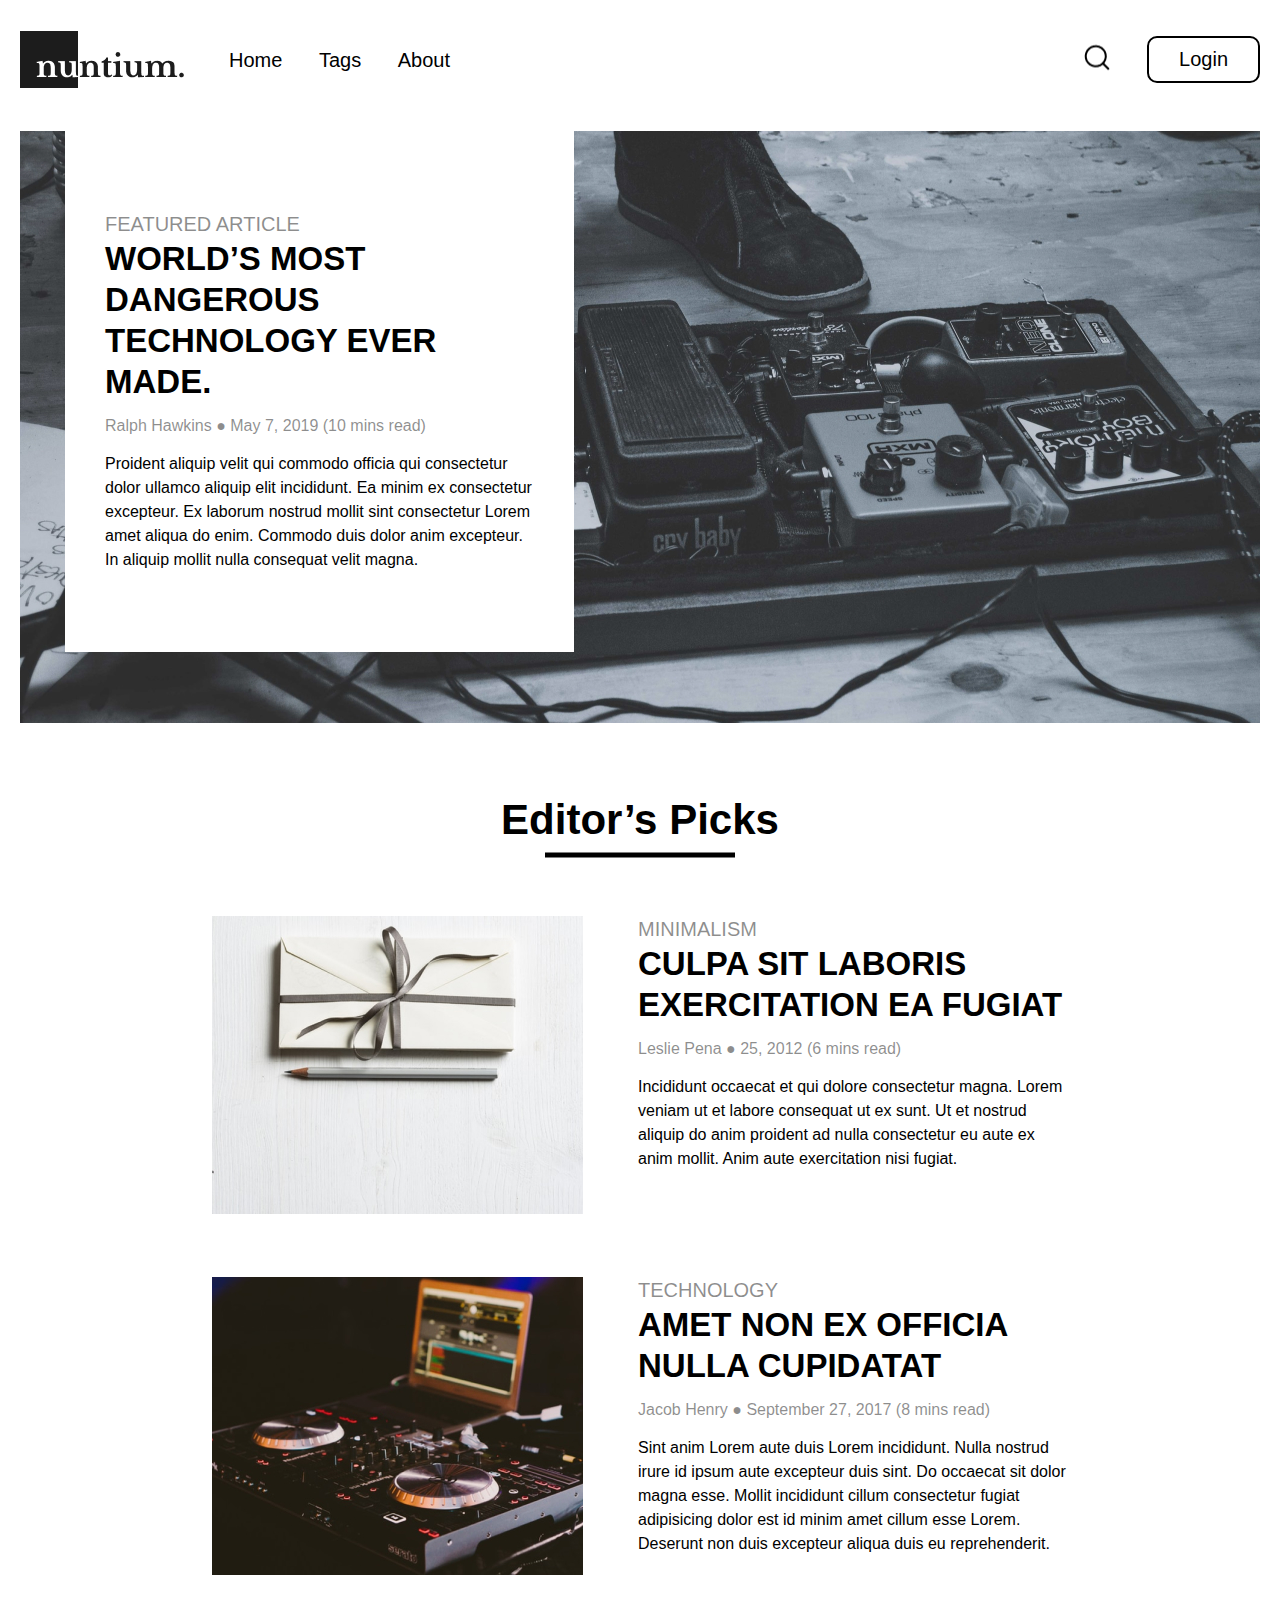
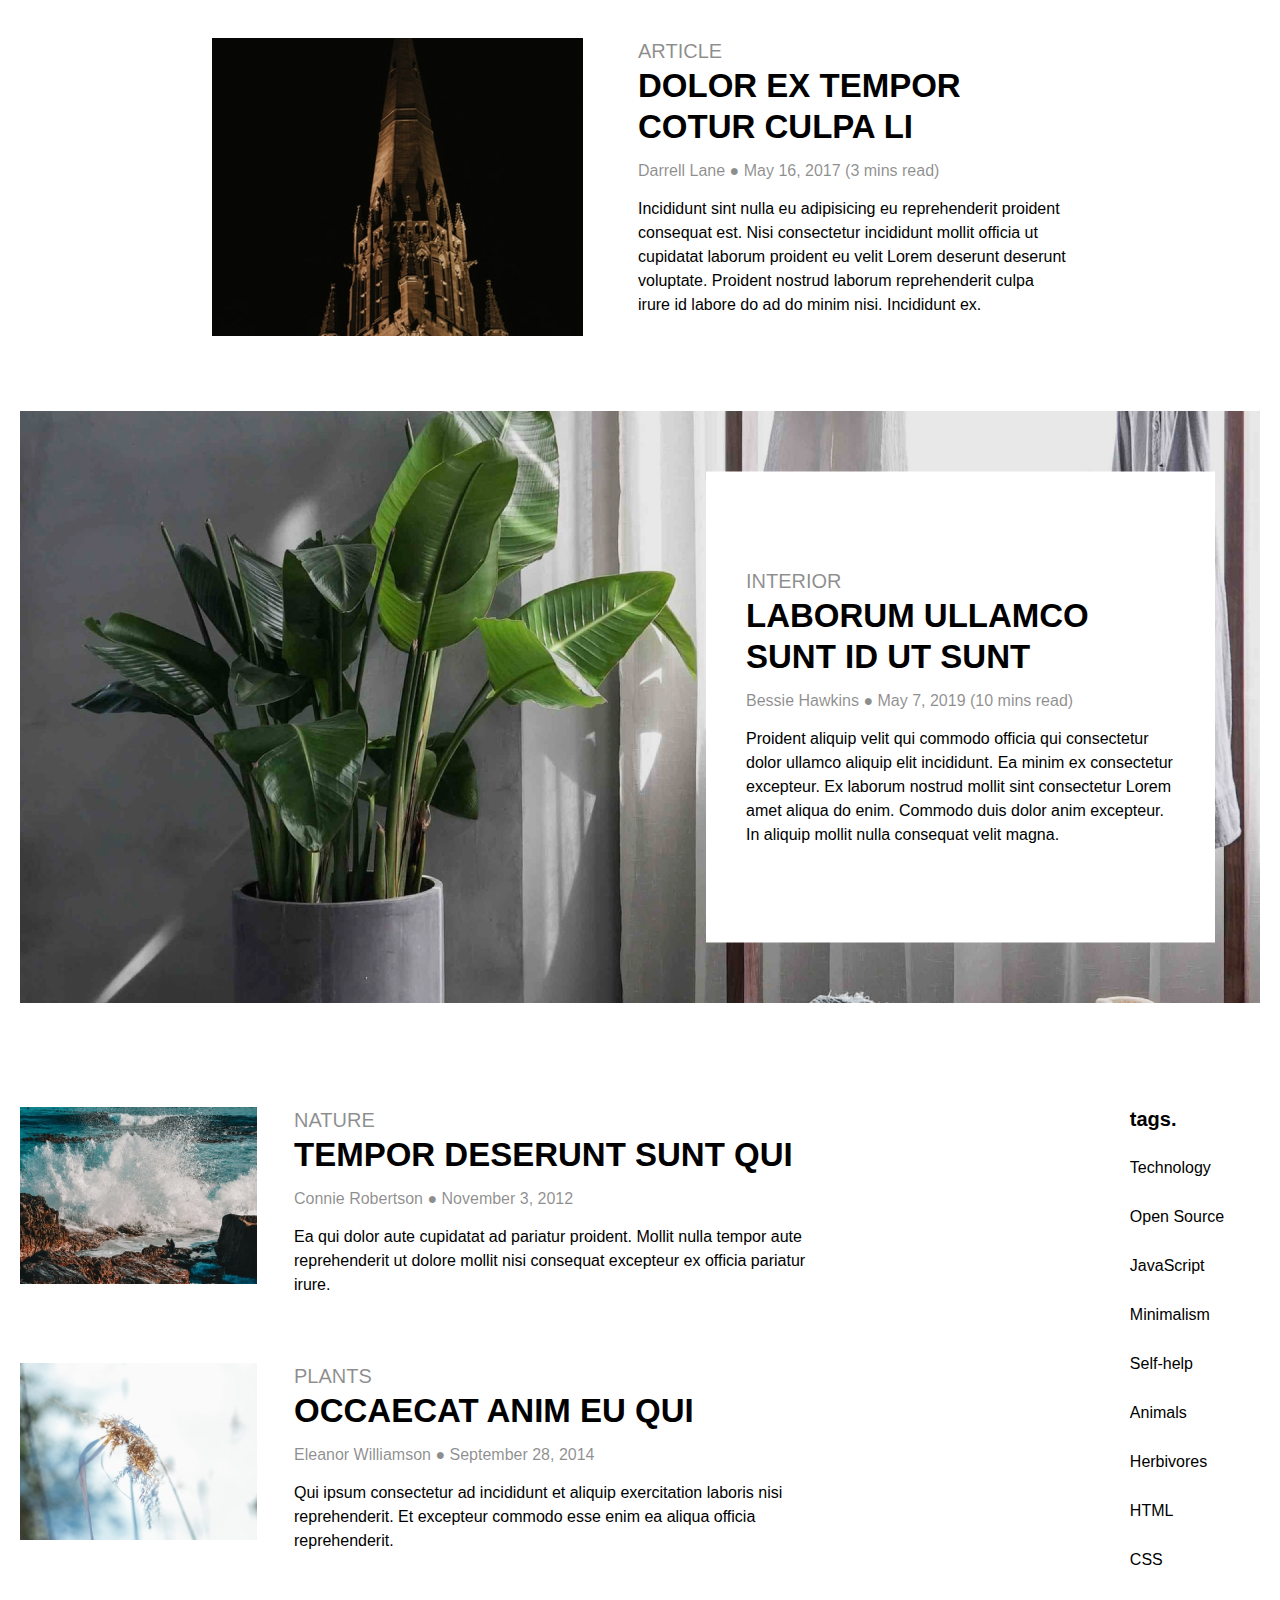
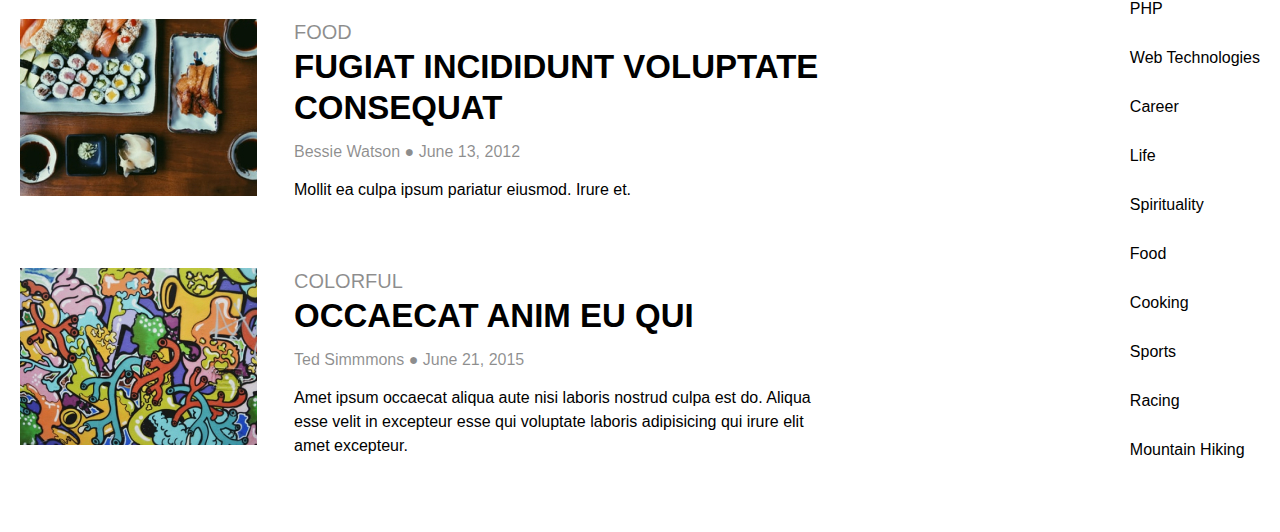
<file: index.html>
<!DOCTYPE html>
<html lang="en">
  <head>
    <meta charset="UTF-8" />
    <meta http-equiv="X-UA-Compatible" content="IE=edge" />
    <meta name="viewport" content="width=device-width, initial-scale=1.0" />
    <title>Home</title>
    <link rel="stylesheet" href="./styles/normalize.css" />
    <link rel="stylesheet" href="./styles/style.css" />
  </head>
  <body id="body">
    <header class="header">
      <div class="container">
        <div class="header__nav">
          <a href="index.html" class="header__logo">
            <img src="./images/Logo.png" alt="logo" />
          </a>

          <nav class="menu">
            <ul class="menu__list">
              <li class="menu__list-item">
                <a href="index.html" class="menu__list-link menu__list-active"
                  >Home</a
                >
              </li>
              <li class="menu__list-item">
                <a href="tags.html" class="menu__list-link menu__list-active"
                  >Tags</a
                >
              </li>
              <li class="menu__list-item">
                <a href="about.html" class="menu__list-link menu__list-active"
                  >About</a
                >
              </li>
            </ul>
          </nav>

          <div class="button__wrapper" id="buttonWrapper">
            <button
              class="burger__button"
              id="burgerButton"
              aria-label="Main Menu"
            >
              <svg
                width="2em"
                height="2em"
                viewBox="0 0 100 100"
                fill="currentColor"
              >
                <path
                  class="line line1"
                  d="M 20,29.000046 H 80.000231 C 80.000231,29.000046 94.498839,28.817352 94.532987,66.711331 94.543142,77.980673 90.966081,81.670246 85.259173,81.668997 79.552261,81.667751 75.000211,74.999942 75.000211,74.999942 L 25.000021,25.000058"
                />
                <path class="line line2" d="M 20,50 H 80" />
                <path
                  class="line line3"
                  d="M 20,70.999954 H 80.000231 C 80.000231,70.999954 94.498839,71.182648 94.532987,33.288669 94.543142,22.019327 90.966081,18.329754 85.259173,18.331003 79.552261,18.332249 75.000211,25.000058 75.000211,25.000058 L 25.000021,74.999942"
                />
              </svg>
            </button>
          </div>

          <div class="burger__nav-wrapper" id="burgerNavWrapper">
            <nav class="burger__nav">
              <ul class="burger__list">
                <li class="burger__list-item">
                  <a href="index.html" class="burger__list-link">Home</a>
                </li>
                <li class="burger__list-item">
                  <a href="tags.html" class="burger__list-link">Tags</a>
                </li>
                <li class="burger__list-item">
                  <a href="about.html" class="burger__list-link">About</a>
                </li>
              </ul>
            </nav>
            <div class="burger__input">
              <button class="burger__button-login">Login</button>
              <div class="burger__button-wrapper">
                <button class="burger__button-magnifier" id="burgerMagnifier">
                  <img src="./images/search.png" alt="search button" />
                </button>
                <input type="text" class="burger__input2" id="burgerInput" />
              </div>
            </div>
          </div>

          <div class="header__button">
            <div class="header__button-wrapper">
              <input type="text" class="header__input" id="headerInput" />
              <button class="header__button-magnifier" id="magnifier">
                <img src="./images/search.png" alt="search button" />
              </button>
            </div>
            <button class="header__button-login">Login</button>
          </div>
        </div>
      </div>
    </header>
    <section class="top">
      <h1 style="display: none"></h1>
      <h2 style="display: none"></h2>
      <div class="container">
        <div class="top__wrapper">
          <a href="article.html">
            <div class="top__background"></div>
            <div class="top__article">
              <div class="top__article-pretitle pretitle">Featured article</div>
              <h3 class="top__article-title title">
                World’s Most Dangerous Technology Ever Made.
              </h3>
              <div class="top__article-info info">
                Ralph Hawkins ● May 7, 2019 (10 mins read)
              </div>
              <p class="top__article-text text">
                Proident aliquip velit qui commodo officia qui consectetur dolor
                ullamco aliquip elit incididunt. Ea minim ex consectetur
                excepteur. Ex laborum nostrud mollit sint consectetur Lorem amet
                aliqua do enim. Commodo duis dolor anim excepteur. In aliquip
                mollit nulla consequat velit magna.
              </p>
            </div>
          </a>
        </div>
      </div>
    </section>

    <section class="editor">
      <div class="container">
        <div class="editor__name">Editor’s Picks</div>
        <div class="editor__article">
          <a class="editor__article-image" href="article.html">
            <img
              class="editor__image"
              src="./images/editors1.jpg"
              alt="picture of a letter"
            />
          </a>

          <div class="editor__article-content">
            <div class="editor__article-pretitle pretitle">Minimalism</div>
            <h3 class="editor__article-title title">
              <a href="article.html"
                >Culpa sit Laboris Exercitation ea Fugiat</a
              >
            </h3>

            <div class="editor__article-info info">
              Leslie Pena ● 25, 2012 (6 mins read)
            </div>
            <p class="editor__article-text text">
              Incididunt occaecat et qui dolore consectetur magna. Lorem veniam
              ut et labore consequat ut ex sunt. Ut et nostrud aliquip do anim
              proident ad nulla consectetur eu aute ex anim mollit. Anim aute
              exercitation nisi fugiat.
            </p>
          </div>
        </div>

        <div class="editor__article">
          <a class="editor__article-image" href="article.html">
            <img
              class="editor__image"
              src="./images/editors2.jpg"
              alt="picture of a dj console"
            />
          </a>
          <div class="editor__article-content">
            <div class="editor__article-pretitle pretitle">Technology</div>
            <h3 class="editor__article-title title">
              <a href="article.html">Amet non Ex Officia nulla Cupidatat</a>
            </h3>
            <div class="editor__article-info info">
              Jacob Henry ● September 27, 2017 (8 mins read)
            </div>
            <p class="editor__article-text text">
              Sint anim Lorem aute duis Lorem incididunt. Nulla nostrud irure id
              ipsum aute excepteur duis sint. Do occaecat sit dolor magna esse.
              Mollit incididunt cillum consectetur fugiat adipisicing dolor est
              id minim amet cillum esse Lorem. Deserunt non duis excepteur
              aliqua duis eu reprehenderit.
            </p>
          </div>
        </div>
        <div class="editor__article">
          <a class="editor__article-image" href="article.html">
            <img
              class="editor__image"
              src="./images/editors3.jpg"
              alt="picture of a tower"
            />
          </a>
          <div class="editor__article-content">
            <div class="editor__article-pretitle pretitle">Article</div>
            <h3 class="editor__article-title title">
              <a href="article.html">Dolor ex Tempor Cotur Culpa li</a>
            </h3>
            <div class="editor__article-info info">
              Darrell Lane ● May 16, 2017 (3 mins read)
            </div>
            <p class="editor__article-text text">
              Incididunt sint nulla eu adipisicing eu reprehenderit proident
              consequat est. Nisi consectetur incididunt mollit officia ut
              cupidatat laborum proident eu velit Lorem deserunt deserunt
              voluptate. Proident nostrud laborum reprehenderit culpa irure id
              labore do ad do minim nisi. Incididunt ex.
            </p>
          </div>
        </div>
      </div>
    </section>

    <section class="middle">
      <div class="container">
        <a href="article.html">
          <div class="middle__wrapper">
            <div class="middle__background"></div>
            <div class="middle__article">
              <div class="middle__article-pretitle pretitle">Interior</div>
              <h3 class="middle__article-title title">
                <a href="article.html">Laborum Ullamco Sunt id ut Sunt</a>
              </h3>
              <div class="middle__article-info info">
                Bessie Hawkins ● May 7, 2019 (10 mins read)
              </div>
              <p class="middle__article-text text">
                Proident aliquip velit qui commodo officia qui consectetur dolor
                ullamco aliquip elit incididunt. Ea minim ex consectetur
                excepteur. Ex laborum nostrud mollit sint consectetur Lorem amet
                aliqua do enim. Commodo duis dolor anim excepteur. In aliquip
                mollit nulla consequat velit magna.
              </p>
            </div>
          </div>
        </a>
      </div>
    </section>

    <section class="articles">
      <div class="container">
        <div class="articles__wrapper">
          <div class="articles__column">
            <div class="articles__article">
              <a class="articles__img" href="article.html">
                <img src="./images/articles1.jpg" alt="picture of waves" />
              </a>

              <div class="articles__content">
                <div class="articles__pretitle pretitle">Nature</div>
                <h3 class="articles__title title">
                  <a href="article.html">Tempor deserunt Sunt Qui</a>
                </h3>
                <div class="articles__info info">
                  Connie Robertson ● November 3, 2012
                </div>
                <div class="articles__text text">
                  Ea qui dolor aute cupidatat ad pariatur proident. Mollit nulla
                  tempor aute reprehenderit ut dolore mollit nisi consequat
                  excepteur ex officia pariatur irure.
                </div>
              </div>
            </div>

            <div class="articles__article">
              <a class="articles__img" href="article.html">
                <img src="./images/articles2.jpg" alt="picture of a plant" />
              </a>
              <div class="articles__content">
                <div class="articles__pretitle pretitle">Plants</div>
                <h3 class="articles__title title">
                  <a href="article.html">Occaecat Anim eu Qui</a>
                </h3>
                <div class="articles__info info">
                  Eleanor Williamson ● September 28, 2014
                </div>
                <div class="articles__text text">
                  Qui ipsum consectetur ad incididunt et aliquip exercitation
                  laboris nisi reprehenderit. Et excepteur commodo esse enim ea
                  aliqua officia reprehenderit.
                </div>
              </div>
            </div>

            <div class="articles__article">
              <a class="articles__img" href="article.html">
                <img src="./images/articles3.jpg" alt="picture of food" />
              </a>
              <div class="articles__content">
                <div class="articles__pretitle pretitle">Food</div>
                <h3 class="articles__title title">
                  <a href="article.html"
                    >Fugiat Incididunt Voluptate Consequat</a
                  >
                </h3>
                <div class="articles__info info">
                  Bessie Watson ● June 13, 2012
                </div>
                <div class="articles__text text">
                  Mollit ea culpa ipsum pariatur eiusmod. Irure et.
                </div>
              </div>
            </div>

            <div class="articles__article">
              <div class="articles__img">
                <a href="article.html">
                  <img
                    src="./images/articles4.jpg"
                    alt="picture of a graphity wall"
                  />
                </a>
              </div>
              <div class="articles__content">
                <div class="articles__pretitle pretitle">Colorful</div>
                <h3 class="articles__title title">
                  <a href="article.html">Occaecat Anim eu Qui</a>
                </h3>
                <div class="articles__info info">
                  Ted Simmmons ● June 21, 2015
                </div>
                <div class="articles__text text">
                  Amet ipsum occaecat aliqua aute nisi laboris nostrud culpa est
                  do. Aliqua esse velit in excepteur esse qui voluptate laboris
                  adipisicing qui irure elit amet excepteur.
                </div>
              </div>
            </div>
          </div>

          <div class="articles__tags">
            <div class="articles__tags-specific name">tags.</div>
            <div class="articles__tags-column">
              <div class="articles__tags-specific">Technology</div>
              <div class="articles__tags-specific">Open Source</div>
              <div class="articles__tags-specific">JavaScript</div>
              <div class="articles__tags-specific">Minimalism</div>
              <div class="articles__tags-specific">Self-help</div>
              <div class="articles__tags-specific">Animals</div>
              <div class="articles__tags-specific">Herbivores</div>
              <div class="articles__tags-specific">HTML</div>
              <div class="articles__tags-specific">CSS</div>
              <div class="articles__tags-specific">PHP</div>

              <div class="articles__tags-specific">Web Technologies</div>
              <div class="articles__tags-specific">Career</div>
              <div class="articles__tags-specific">Life</div>
              <div class="articles__tags-specific">Spirituality</div>
              <div class="articles__tags-specific">Food</div>
              <div class="articles__tags-specific">Cooking</div>
              <div class="articles__tags-specific">Sports</div>
              <div class="articles__tags-specific">Racing</div>
              <div class="articles__tags-specific">Mountain Hiking</div>
            </div>
          </div>
        </div>
      </div>
    </section>
    <script src="cross.js"></script>
    <script type="module" src="nav.js"></script>
    <script type="module" src="magnifier.js"></script>
  </body>
</html>
</file>
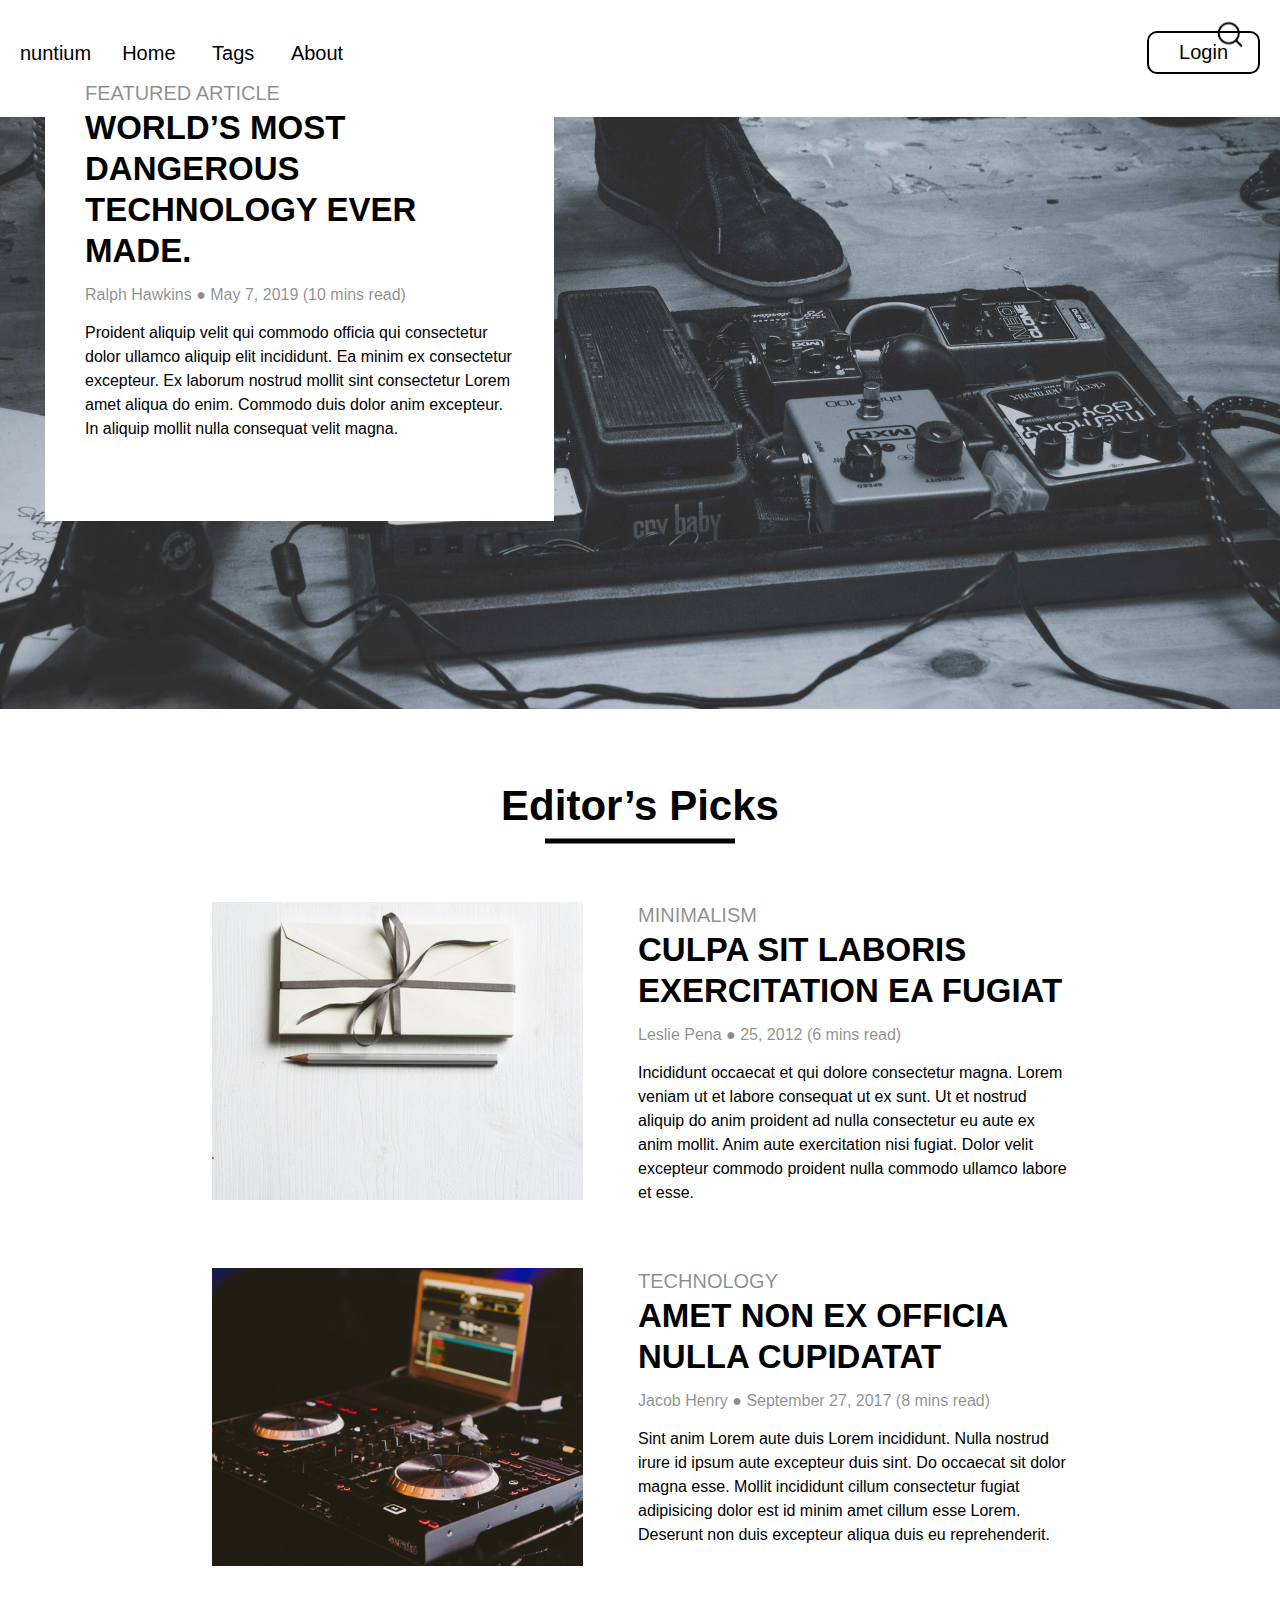
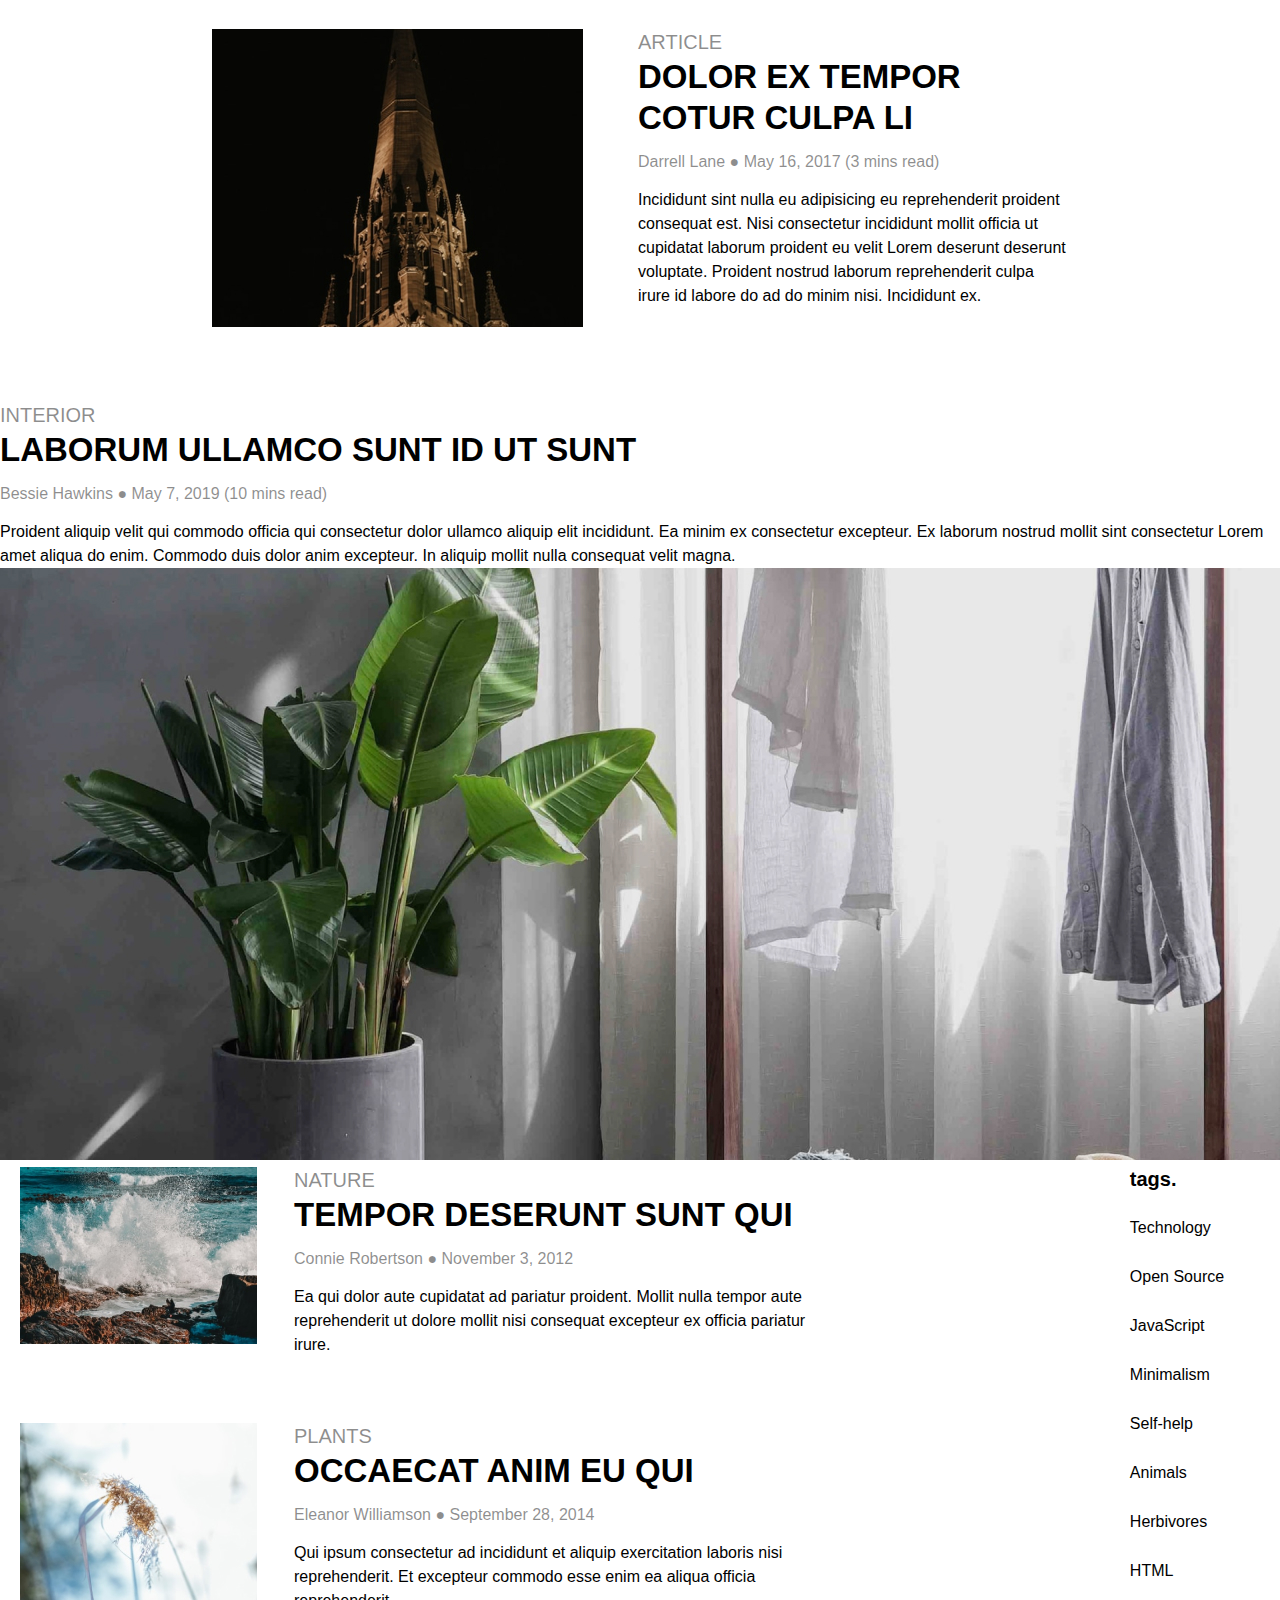
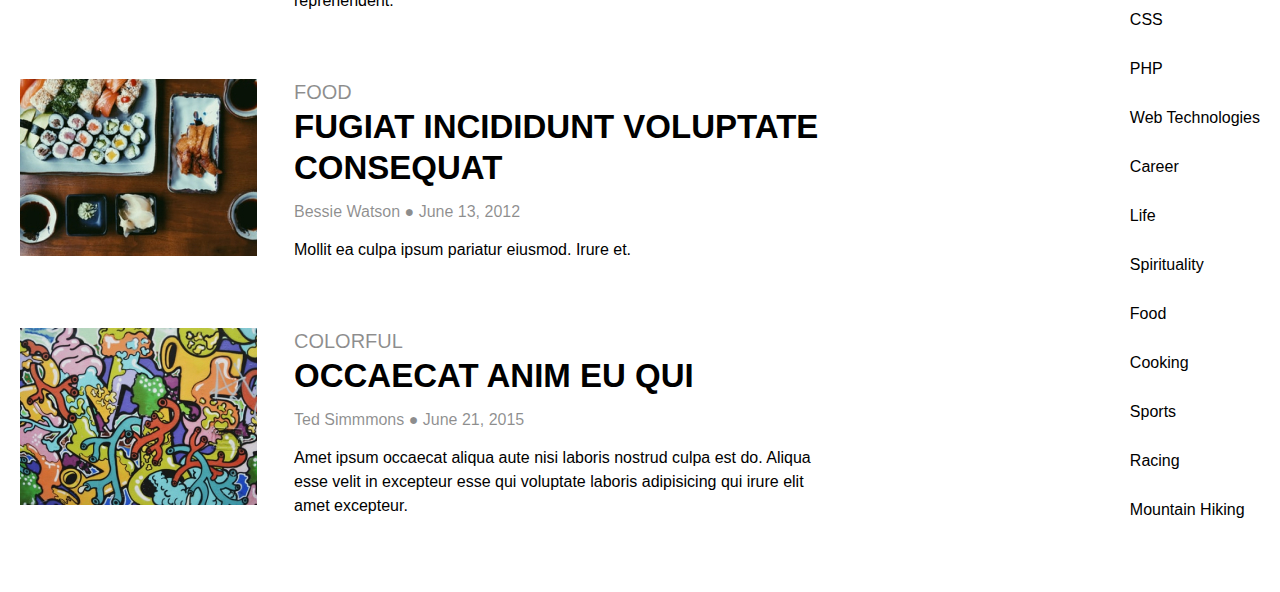
<file: html/index.html>
<!DOCTYPE html>
<html lang="en">
  <head>
    <meta charset="UTF-8" />
    <meta http-equiv="X-UA-Compatible" content="IE=edge" />
    <meta name="viewport" content="width=device-width, initial-scale=1.0" />
    <title>Document</title>
    <link rel="stylesheet" href="../styles/normalize.css" />
    <link rel="stylesheet" href="../styles/style.css" />
  </head>
  <body>
    <header class="header">
      <div class="container">
        <div class="header__nav">
          <div class="header__nav-wrapper">
            <div class="logo">
              <div class="logo__square"></div>
              <h1 class="logo__name">
                <span class="logo__name-letters">nu</span>ntium
              </h1>
            </div>
            <nav class="menu">
              <ul class="menu__list">
                <li class="menu__list-item">
                  <a href="" class="menu__list-link">Home</a>
                </li>
                <li class="menu__list-item">
                  <a href="" class="menu__list-link">Tags</a>
                </li>
                <li class="menu__list-item">
                  <a href="" class="menu__list-link">About</a>
                </li>
              </ul>
            </nav>
          </div>

          <div class="header__button">
            <button class="header__button-magnifier">
              <img src="../images/search.png" alt="" />
            </button>
            <button class="header__button-login">Login</button>
          </div>
        </div>
      </div>
    </header>
    <section class="top">
      <div class="container">
        <div class="top__article">
          <p class="top__article-pretitle pretitle">FEATURED ARTICLE</p>
          <p class="top__article-title title">
            World’s Most Dangerous Technology Ever Made.
          </p>
          <p class="top__article-info info">
            Ralph Hawkins ● May 7, 2019 (10 mins read)
          </p>
          <p class="top__article-text text">
            Proident aliquip velit qui commodo officia qui consectetur dolor
            ullamco aliquip elit incididunt. Ea minim ex consectetur excepteur.
            Ex laborum nostrud mollit sint consectetur Lorem amet aliqua do
            enim. Commodo duis dolor anim excepteur. In aliquip mollit nulla
            consequat velit magna.
          </p>
        </div>
        <div class="top__background">
          <img src="../images/article_image.jpg" alt="" />
        </div>
      </div>
    </section>

    <section class="editor">
      <div class="container">
        <h2 class="editor__name">Editor’s Picks</h2>
        <div class="editor__article">
          <div class="editor__article-image">
            <img src="../images/editors1.jpg" alt="" />
          </div>
          <div class="editor__article-context">
            <p class="editor__article-pretitle pretitle">MINIMALISM</p>
            <p class="editor__article-title title">
              Culpa sit Laboris Exercitation ea Fugiat
            </p>

            <p class="editor__article-info info">
              Leslie Pena ● 25, 2012 (6 mins read)
            </p>
            <p class="editor__article-text text">
              Incididunt occaecat et qui dolore consectetur magna. Lorem veniam
              ut et labore consequat ut ex sunt. Ut et nostrud aliquip do anim
              proident ad nulla consectetur eu aute ex anim mollit. Anim aute
              exercitation nisi fugiat. Dolor velit excepteur commodo proident
              nulla commodo ullamco labore et esse.
            </p>
          </div>
        </div>
        <div class="editor__article">
          <div class="editor__article-image">
            <img src="../images/editors2.jpg" alt="" />
          </div>
          <div class="editor__article-context">
            <p class="editor__article-pretitle pretitle">TECHNOLOGY</p>
            <p class="editor__article-title title">
              Amet non Ex Officia nulla Cupidatat
            </p>
            <p class="editor__article-info info">
              Jacob Henry ● September 27, 2017 (8 mins read)
            </p>
            <p class="editor__article-text text">
              Sint anim Lorem aute duis Lorem incididunt. Nulla nostrud irure id
              ipsum aute excepteur duis sint. Do occaecat sit dolor magna esse.
              Mollit incididunt cillum consectetur fugiat adipisicing dolor est
              id minim amet cillum esse Lorem. Deserunt non duis excepteur
              aliqua duis eu reprehenderit.
            </p>
          </div>
        </div>
        <div class="editor__article">
          <div class="editor__article-image">
            <img src="../images/editors3.jpg" alt="" />
          </div>
          <div class="editor__article-context">
            <p class="editor__article-pretitle pretitle">ARTICLE</p>
            <p class="editor__article-title title">
              Dolor ex Tempor Cotur Culpa li
            </p>
            <p class="editor__article-info info">
              Darrell Lane ● May 16, 2017 (3 mins read)
            </p>
            <p class="editor__article-text text">
              Incididunt sint nulla eu adipisicing eu reprehenderit proident
              consequat est. Nisi consectetur incididunt mollit officia ut
              cupidatat laborum proident eu velit Lorem deserunt deserunt
              voluptate. Proident nostrud laborum reprehenderit culpa irure id
              labore do ad do minim nisi. Incididunt ex.
            </p>
          </div>
        </div>
      </div>
    </section>
    <section class="interior">
      <div class="container">
        <div class="interior__article">
          <p class="interior__article-pretitle pretitle">INTERIOR</p>
          <p class="interior__article-title title">
            Laborum Ullamco Sunt id ut Sunt
          </p>
          <p class="interior__article-info info">
            Bessie Hawkins ● May 7, 2019 (10 mins read)
          </p>
          <p class="interior__article-text text">
            Proident aliquip velit qui commodo officia qui consectetur dolor
            ullamco aliquip elit incididunt. Ea minim ex consectetur excepteur.
            Ex laborum nostrud mollit sint consectetur Lorem amet aliqua do
            enim. Commodo duis dolor anim excepteur. In aliquip mollit nulla
            consequat velit magna.
          </p>
        </div>
        <div class="interor__background">
          <img src="../images/interior_mage.jpg" alt="" />
        </div>
      </div>
    </section>
    <section class="articles">
      <div class="container">
        <div class="articles__wrapper">
          <div class="articles__column">
            <div class="articles__article">
              <div class="articles__img">
                <img src="../images/articles1.jpg" alt="" />
              </div>
              <div class="articles__context">
                <div class="articles__pretitle pretitle">NATURE</div>
                <div class="articles__title title">
                  Tempor deserunt Sunt Qui
                </div>
                <div class="articles__info info">
                  Connie Robertson ● November 3, 2012
                </div>
                <div class="articles__text text">
                  Ea qui dolor aute cupidatat ad pariatur proident. Mollit nulla
                  tempor aute reprehenderit ut dolore mollit nisi consequat
                  excepteur ex officia pariatur irure.
                </div>
              </div>
            </div>

            <div class="articles__article">
              <div class="articles__img">
                <img src="../images/articles2.jpg" alt="" />
              </div>
              <div class="articles__context">
                <div class="articles__pretitle pretitle">PLANTS</div>
                <div class="articles__title title">Occaecat Anim eu Qui</div>
                <div class="articles__info info">
                  Eleanor Williamson ● September 28, 2014
                </div>
                <div class="articles__text text">
                  Qui ipsum consectetur ad incididunt et aliquip exercitation
                  laboris nisi reprehenderit. Et excepteur commodo esse enim ea
                  aliqua officia reprehenderit.
                </div>
              </div>
            </div>

            <div class="articles__article">
              <div class="articles__img">
                <img src="../images/articles3.jpg" alt="" />
              </div>
              <div class="articles__context">
                <div class="articles__pretitle pretitle">FOOD</div>
                <div class="articles__title title">
                  Fugiat Incididunt Voluptate Consequat
                </div>
                <div class="articles__info info">
                  Bessie Watson ● June 13, 2012
                </div>
                <div class="articles__text text">
                  Mollit ea culpa ipsum pariatur eiusmod. Irure et.
                </div>
              </div>
            </div>

            <div class="articles__article">
              <div class="articles__img">
                <img src="../images/articles4.jpg" alt="" />
              </div>
              <div class="articles__context">
                <div class="articles__pretitle pretitle">COLORFUL</div>
                <div class="articles__title title">Occaecat Anim eu Qui</div>
                <div class="articles__info info">
                  Ted Simmmons ● June 21, 2015
                </div>
                <div class="articles__text text">
                  Amet ipsum occaecat aliqua aute nisi laboris nostrud culpa est
                  do. Aliqua esse velit in excepteur esse qui voluptate laboris
                  adipisicing qui irure elit amet excepteur.
                </div>
              </div>
            </div>
          </div>

          <div class="articles__tags">
            <p class="articles__tags-specific name">tags.</p>
            <p class="articles__tags-specific">Technology</p>
            <p class="articles__tags-specific">Open Source</p>
            <p class="articles__tags-specific">JavaScript</p>
            <p class="articles__tags-specific">Minimalism</p>
            <p class="articles__tags-specific">Self-help</p>
            <p class="articles__tags-specific">Animals</p>
            <p class="articles__tags-specific">Herbivores</p>
            <p class="articles__tags-specific">HTML</p>
            <p class="articles__tags-specific">CSS</p>
            <p class="articles__tags-specific">PHP</p>
            <p class="articles__tags-specific">Web Technologies</p>
            <p class="articles__tags-specific">Career</p>
            <p class="articles__tags-specific">Life</p>
            <p class="articles__tags-specific">Spirituality</p>
            <p class="articles__tags-specific">Food</p>
            <p class="articles__tags-specific">Cooking</p>
            <p class="articles__tags-specific">Sports</p>
            <p class="articles__tags-specific">Racing</p>
            <p class="articles__tags-specific">Mountain Hiking</p>
          </div>
        </div>
      </div>
    </section>
  </body>
</html>
</file>
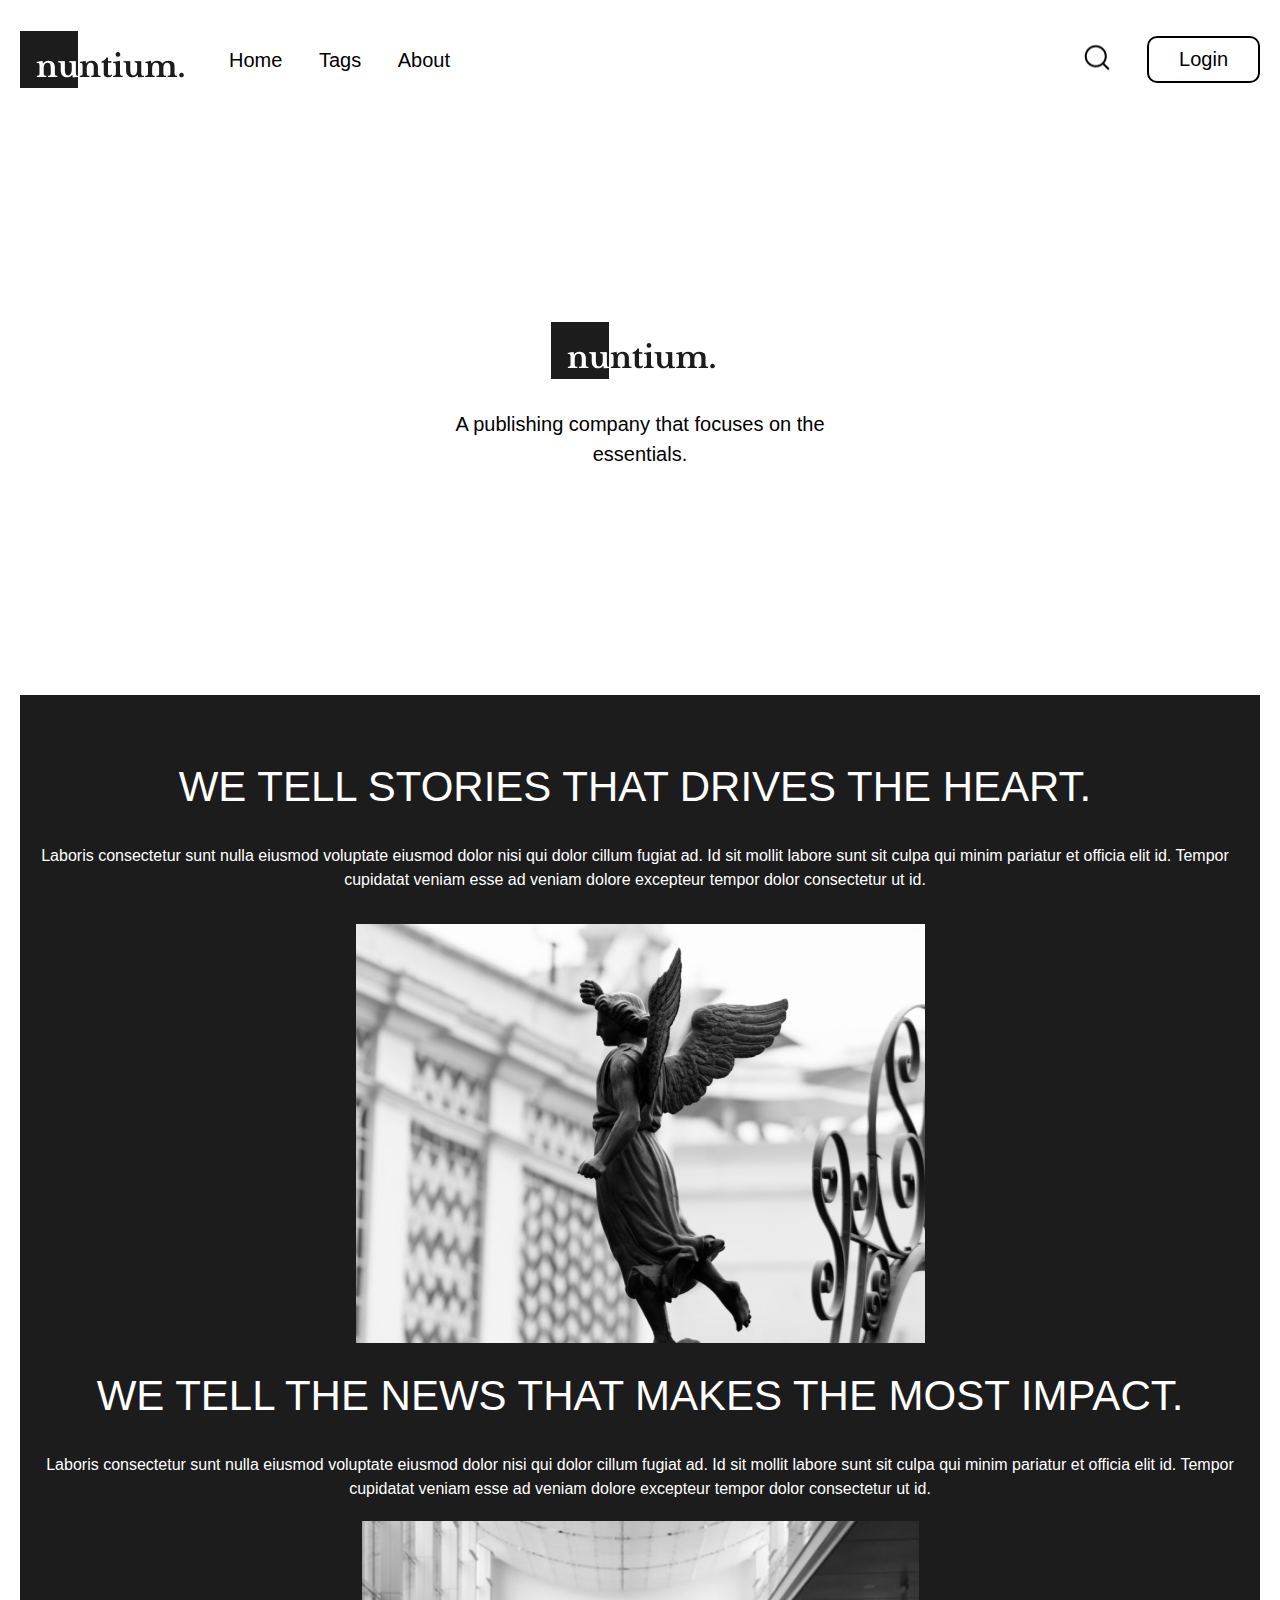
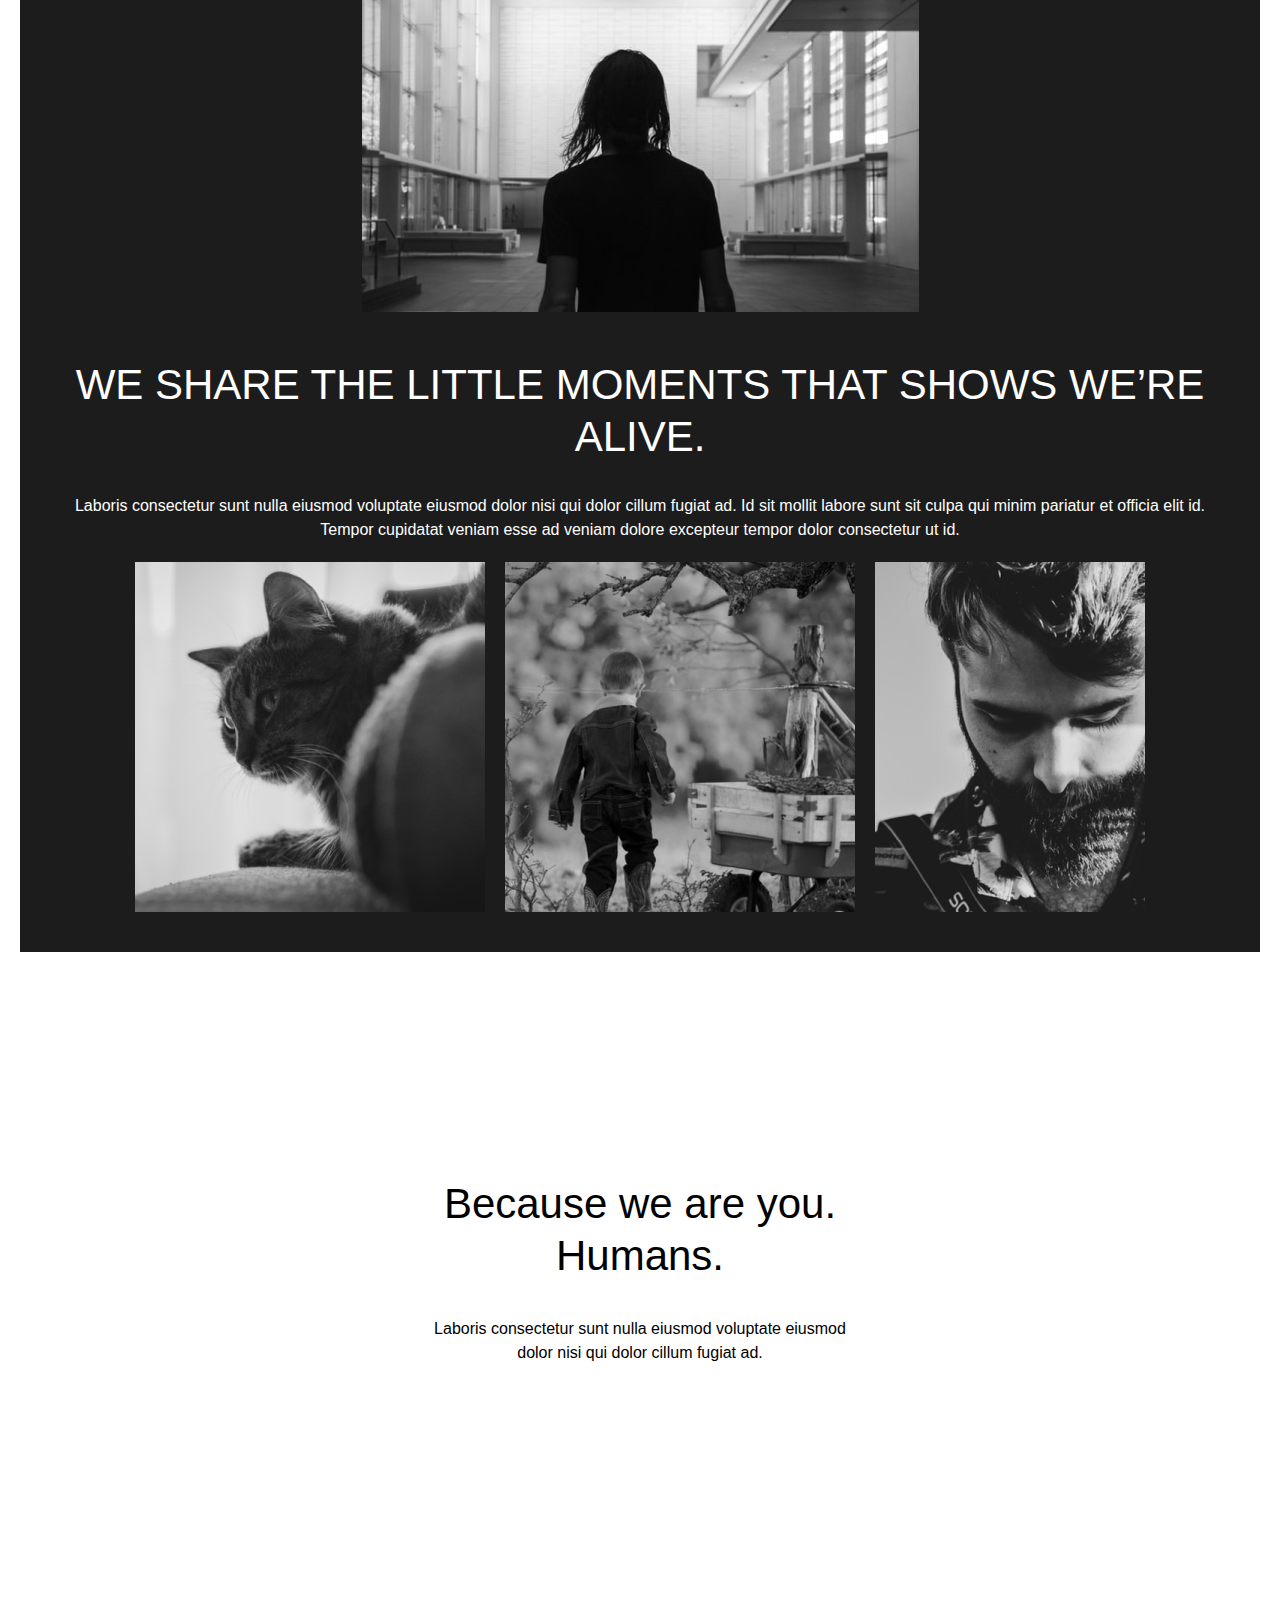
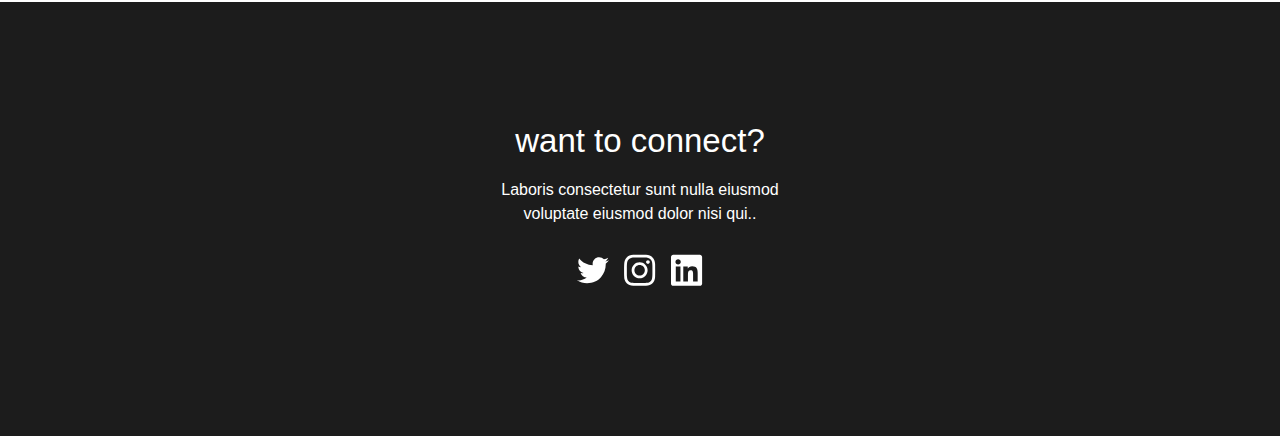
<file: about.html>
<!DOCTYPE html>
<html lang="en">
  <head>
    <meta charset="UTF-8" />
    <meta http-equiv="X-UA-Compatible" content="IE=edge" />
    <meta name="viewport" content="width=device-width, initial-scale=1.0" />
    <title>About</title>
    <link rel="stylesheet" href="styles/normalize.css" />
    <link rel="stylesheet" href="styles/style.css" />
  </head>
  <body>
    <header class="header">
      <div class="container">
        <div class="header__nav">
          <a href="index.html" class="header__logo">
            <img src="./images/Logo.png" alt="logo" />
          </a>

          <nav class="menu">
            <ul class="menu__list">
              <li class="menu__list-item">
                <a href="index.html" class="menu__list-link menu__list-active"
                  >Home</a
                >
              </li>
              <li class="menu__list-item">
                <a href="tags.html" class="menu__list-link menu__list-active"
                  >Tags</a
                >
              </li>
              <li class="menu__list-item">
                <a href="about.html" class="menu__list-link menu__list-active"
                  >About</a
                >
              </li>
            </ul>
          </nav>

          <div class="button__wrapper" id="buttonWrapper">
            <button
              class="burger__button"
              id="burgerButton"
              aria-label="Main Menu"
            >
              <svg
                width="2em"
                height="2em"
                viewBox="0 0 100 100"
                fill="currentColor"
              >
                <path
                  class="line line1"
                  d="M 20,29.000046 H 80.000231 C 80.000231,29.000046 94.498839,28.817352 94.532987,66.711331 94.543142,77.980673 90.966081,81.670246 85.259173,81.668997 79.552261,81.667751 75.000211,74.999942 75.000211,74.999942 L 25.000021,25.000058"
                />
                <path class="line line2" d="M 20,50 H 80" />
                <path
                  class="line line3"
                  d="M 20,70.999954 H 80.000231 C 80.000231,70.999954 94.498839,71.182648 94.532987,33.288669 94.543142,22.019327 90.966081,18.329754 85.259173,18.331003 79.552261,18.332249 75.000211,25.000058 75.000211,25.000058 L 25.000021,74.999942"
                />
              </svg>
            </button>
          </div>

          <div class="burger__nav-wrapper" id="burgerNavWrapper">
            <nav class="burger__nav">
              <ul class="burger__list">
                <li class="burger__list-item">
                  <a href="index.html" class="burger__list-link">Home</a>
                </li>
                <li class="burger__list-item">
                  <a href="tags.html" class="burger__list-link">Tags</a>
                </li>
                <li class="burger__list-item">
                  <a href="about.html" class="burger__list-link">About</a>
                </li>
              </ul>
            </nav>
            <div class="burger__input">
              <button class="burger__button-login">Login</button>
              <div class="burger__button-wrapper">
                <button class="burger__button-magnifier" id="burgerMagnifier">
                  <img src="./images/search.png" alt="search button" />
                </button>
                <input type="text" class="burger__input2" id="burgerInput" />
              </div>
            </div>
          </div>

          <div class="header__button">
            <div class="header__button-wrapper">
              <input type="text" class="header__input" id="headerInput" />
              <button class="header__button-magnifier" id="magnifier">
                <img src="./images/search.png" alt="search button" />
              </button>
            </div>

            <button class="header__button-login">Login</button>
          </div>
        </div>
      </div>
    </header>
    <section class="company">
      <div class="container">
        <div class="company__wrapper">
          <a href="index.html" class="company__name">
            <img src="./images/Logo.png" alt="logo" />
          </a>
          <div class="company__slogan">
            A publishing company that focuses on the essentials.
          </div>
        </div>
      </div>
    </section>

    <section class="about">
      <div class="container">
        <div class="about__wrapper">
          <div class="about__firstArticle about__article">
            <div class="about__firstArticle-content">
              <div class="about__firstArticle-title about_article_title">
                We tell stories that drives the heart.
              </div>
              <div class="about__firstArticle-text about_article_text">
                Laboris consectetur sunt nulla eiusmod voluptate eiusmod dolor
                nisi qui dolor cillum fugiat ad. Id sit mollit labore sunt sit
                culpa qui minim pariatur et officia elit id. Tempor cupidatat
                veniam esse ad veniam dolore excepteur tempor dolor consectetur
                ut id.
              </div>
            </div>
            <div class="about__firstArticle-image">
              <img src="./images/about1.jpg" alt="angel" />
            </div>
          </div>

          <div class="about__secondArticle about__article">
            <div class="about__secondArticle-content">
              <div class="about__secondArticle-title about_article_title">
                We tell the news that makes the most impact.
              </div>
              <div class="about__secondArticle-text about_article_text">
                Laboris consectetur sunt nulla eiusmod voluptate eiusmod dolor
                nisi qui dolor cillum fugiat ad. Id sit mollit labore sunt sit
                culpa qui minim pariatur et officia elit id. Tempor cupidatat
                veniam esse ad veniam dolore excepteur tempor dolor consectetur
                ut id.
              </div>
            </div>
            <div class="about__secondArticle-image">
              <img src="./images/about2.jpg" alt="women" />
            </div>
          </div>

          <div class="about__thirdArticle about__article">
            <div class="about__thirdArticle-content">
              <div class="about__thirdArticle-title about_article_title">
                We share the little moments that shows we’re alive.
              </div>
              <div class="about__thirdArticlee-text about_article_text">
                Laboris consectetur sunt nulla eiusmod voluptate eiusmod dolor
                nisi qui dolor cillum fugiat ad. Id sit mollit labore sunt sit
                culpa qui minim pariatur et officia elit id. Tempor cupidatat
                veniam esse ad veniam dolore excepteur tempor dolor consectetur
                ut id.
              </div>
            </div>
            <div class="about__thirdArticle-image">
              <img src="./images/about3.jpg" alt="cat" />
              <img src="./images/about3.2.jpg" alt="child" />
              <img src="./images/about3.3.jpg" alt="man" />
            </div>
          </div>
        </div>
      </div>
    </section>
    <section class="reason">
      <div class="container">
        <div class="reason__wrapper">
          <div class="reason__one">Because we are you. Humans.</div>
          <div class="reason__two">
            Laboris consectetur sunt nulla eiusmod voluptate eiusmod dolor nisi
            qui dolor cillum fugiat ad.
          </div>
        </div>
      </div>
    </section>

    <footer class="connection">
      <div class="container">
        <div class="connection__wrapper">
          <div class="connection__question">want to connect?</div>
          <div class="connection__text">
            Laboris consectetur sunt nulla eiusmod voluptate eiusmod dolor nisi
            qui..
          </div>
          <div class="connection__socials">
            <a href="#">
              <svg
                width="2em"
                height="2em"
                viewBox="0 0 30 25"
                fill="currentColor"
                xmlns="http://www.w3.org/2000/svg"
              >
                <path
                  d="M26.8945 6.65625C26.9336 6.8125 26.9531 7.06641 26.9531 7.41797C26.9531 9.48828 26.5625 11.5586 25.7812 13.6289C25 15.6602 23.8867 17.5352 22.4414 19.2539C21.0352 20.9336 19.1992 22.3008 16.9336 23.3555C14.668 24.4102 12.168 24.9375 9.43359 24.9375C5.99609 24.9375 2.85156 24.0195 0 22.1836C0.429688 22.2227 0.917969 22.2422 1.46484 22.2422C4.31641 22.2422 6.875 21.3633 9.14062 19.6055C7.77344 19.6055 6.5625 19.2148 5.50781 18.4336C4.49219 17.6133 3.78906 16.5977 3.39844 15.3867C3.78906 15.4258 4.16016 15.4453 4.51172 15.4453C5.05859 15.4453 5.60547 15.3867 6.15234 15.2695C5.21484 15.0742 4.375 14.6836 3.63281 14.0977C2.89062 13.5117 2.30469 12.8086 1.875 11.9883C1.44531 11.1289 1.23047 10.2109 1.23047 9.23438V9.11719C2.08984 9.625 3.00781 9.89844 3.98438 9.9375C2.14844 8.6875 1.23047 6.96875 1.23047 4.78125C1.23047 3.6875 1.52344 2.65234 2.10938 1.67578C3.63281 3.58984 5.48828 5.11328 7.67578 6.24609C9.90234 7.37891 12.2656 8.00391 14.7656 8.12109C14.6875 7.65234 14.6484 7.18359 14.6484 6.71484C14.6484 5.03516 15.2344 3.58984 16.4062 2.37891C17.6172 1.16797 19.0625 0.5625 20.7422 0.5625C22.5391 0.5625 24.043 1.20703 25.2539 2.49609C26.6602 2.22266 27.9688 1.73438 29.1797 1.03125C28.7109 2.47656 27.8125 3.60938 26.4844 4.42969C27.6562 4.27344 28.8281 3.94141 30 3.43359C29.1406 4.68359 28.1055 5.75781 26.8945 6.65625Z"
                  fill="white"
                />
              </svg>
            </a>
            <a href="#">
              <svg
                width="2em"
                height="2em"
                viewBox="0 0 27 27"
                fill="currentColor"
                xmlns="http://www.w3.org/2000/svg"
              >
                <path
                  d="M8.37891 9.00391C9.70703 7.67578 11.3086 7.01172 13.1836 7.01172C15.0586 7.01172 16.6406 7.67578 17.9297 9.00391C19.2578 10.293 19.9219 11.875 19.9219 13.75C19.9219 15.625 19.2578 17.2266 17.9297 18.5547C16.6406 19.8438 15.0586 20.4883 13.1836 20.4883C11.3086 20.4883 9.70703 19.8438 8.37891 18.5547C7.08984 17.2266 6.44531 15.625 6.44531 13.75C6.44531 11.875 7.08984 10.293 8.37891 9.00391ZM10.0781 16.8555C10.9375 17.7148 11.9727 18.1445 13.1836 18.1445C14.3945 18.1445 15.4297 17.7148 16.2891 16.8555C17.1484 15.9961 17.5781 14.9609 17.5781 13.75C17.5781 12.5391 17.1484 11.5039 16.2891 10.6445C15.4297 9.78516 14.3945 9.35547 13.1836 9.35547C11.9727 9.35547 10.9375 9.78516 10.0781 10.6445C9.21875 11.5039 8.78906 12.5391 8.78906 13.75C8.78906 14.9609 9.21875 15.9961 10.0781 16.8555ZM21.2695 5.66406C21.582 5.9375 21.7383 6.28906 21.7383 6.71875C21.7383 7.14844 21.582 7.51953 21.2695 7.83203C20.9961 8.14453 20.6445 8.30078 20.2148 8.30078C19.7852 8.30078 19.4141 8.14453 19.1016 7.83203C18.7891 7.51953 18.6328 7.14844 18.6328 6.71875C18.6328 6.28906 18.7891 5.9375 19.1016 5.66406C19.4141 5.35156 19.7852 5.19531 20.2148 5.19531C20.6445 5.19531 20.9961 5.35156 21.2695 5.66406ZM26.25 8.35938C26.2891 9.41406 26.3086 11.2109 26.3086 13.75C26.3086 16.2891 26.2891 18.0859 26.25 19.1406C26.1328 21.5234 25.4102 23.3789 24.082 24.707C22.793 25.9961 20.957 26.6797 18.5742 26.7578C17.5195 26.8359 15.7227 26.875 13.1836 26.875C10.6445 26.875 8.84766 26.8359 7.79297 26.7578C5.41016 26.6406 3.57422 25.9375 2.28516 24.6484C1.77734 24.1797 1.36719 23.6328 1.05469 23.0078C0.742188 22.3828 0.507812 21.7773 0.351562 21.1914C0.234375 20.6055 0.175781 19.9219 0.175781 19.1406C0.0976562 18.0859 0.0585938 16.2891 0.0585938 13.75C0.0585938 11.2109 0.0976562 9.39453 0.175781 8.30078C0.292969 5.95703 0.996094 4.14062 2.28516 2.85156C3.57422 1.52344 5.41016 0.800781 7.79297 0.683594C8.84766 0.644531 10.6445 0.625 13.1836 0.625C15.7227 0.625 17.5195 0.644531 18.5742 0.683594C20.957 0.800781 22.793 1.52344 24.082 2.85156C25.4102 4.14062 26.1328 5.97656 26.25 8.35938ZM23.4375 21.4844C23.5547 21.1719 23.6523 20.7812 23.7305 20.3125C23.8086 19.8047 23.8672 19.2188 23.9062 18.5547C23.9453 17.8516 23.9648 17.2852 23.9648 16.8555C23.9648 16.4258 23.9648 15.8203 23.9648 15.0391C23.9648 14.2578 23.9648 13.8281 23.9648 13.75C23.9648 13.6328 23.9648 13.2031 23.9648 12.4609C23.9648 11.6797 23.9648 11.0742 23.9648 10.6445C23.9648 10.2148 23.9453 9.66797 23.9062 9.00391C23.8672 8.30078 23.8086 7.71484 23.7305 7.24609C23.6523 6.73828 23.5547 6.32812 23.4375 6.01562C22.9688 4.80469 22.1289 3.96484 20.918 3.49609C20.6055 3.37891 20.1953 3.28125 19.6875 3.20312C19.2188 3.125 18.6328 3.06641 17.9297 3.02734C17.2656 2.98828 16.7188 2.96875 16.2891 2.96875C15.8984 2.96875 15.293 2.96875 14.4727 2.96875C13.6914 2.96875 13.2617 2.96875 13.1836 2.96875C13.1055 2.96875 12.6758 2.96875 11.8945 2.96875C11.1133 2.96875 10.5078 2.96875 10.0781 2.96875C9.64844 2.96875 9.08203 2.98828 8.37891 3.02734C7.71484 3.06641 7.12891 3.125 6.62109 3.20312C6.15234 3.28125 5.76172 3.37891 5.44922 3.49609C4.23828 3.96484 3.39844 4.80469 2.92969 6.01562C2.8125 6.32812 2.71484 6.73828 2.63672 7.24609C2.55859 7.71484 2.5 8.30078 2.46094 9.00391C2.42188 9.66797 2.40234 10.2148 2.40234 10.6445C2.40234 11.0352 2.40234 11.6406 2.40234 12.4609C2.40234 13.2422 2.40234 13.6719 2.40234 13.75C2.40234 13.9062 2.40234 14.2773 2.40234 14.8633C2.40234 15.4102 2.40234 15.8789 2.40234 16.2695C2.40234 16.6211 2.40234 17.0898 2.40234 17.6758C2.44141 18.2617 2.48047 18.7695 2.51953 19.1992C2.55859 19.5898 2.61719 20 2.69531 20.4297C2.77344 20.8594 2.85156 21.2109 2.92969 21.4844C3.4375 22.6953 4.27734 23.5352 5.44922 24.0039C5.76172 24.1211 6.15234 24.2188 6.62109 24.2969C7.12891 24.375 7.71484 24.4336 8.37891 24.4727C9.08203 24.5117 9.62891 24.5312 10.0195 24.5312C10.4492 24.5312 11.0547 24.5312 11.8359 24.5312C12.6562 24.5312 13.1055 24.5312 13.1836 24.5312C13.3008 24.5312 13.7305 24.5312 14.4727 24.5312C15.2539 24.5312 15.8594 24.5312 16.2891 24.5312C16.7188 24.5312 17.2656 24.5117 17.9297 24.4727C18.6328 24.4336 19.2188 24.375 19.6875 24.2969C20.1953 24.2188 20.6055 24.1211 20.918 24.0039C22.1289 23.4961 22.9688 22.6562 23.4375 21.4844Z"
                  fill="white"
                />
              </svg>
            </a>
            <a href="#">
              <svg
                width="2em"
                height="2em"
                viewBox="0 0 27 27"
                fill="currentColor"
                xmlns="http://www.w3.org/2000/svg"
              >
                <path
                  d="M24.375 0.625C24.8828 0.625 25.3125 0.820312 25.6641 1.21094C26.0547 1.5625 26.25 1.99219 26.25 2.5V25C26.25 25.5078 26.0547 25.9375 25.6641 26.2891C25.3125 26.6797 24.8828 26.875 24.375 26.875H1.875C1.36719 26.875 0.917969 26.6797 0.527344 26.2891C0.175781 25.9375 0 25.5078 0 25V2.5C0 1.99219 0.175781 1.5625 0.527344 1.21094C0.917969 0.820312 1.36719 0.625 1.875 0.625H24.375ZM7.91016 23.125H7.96875V10.5859H4.04297V23.125H7.91016ZM4.39453 8.24219C4.82422 8.67187 5.35156 8.88672 5.97656 8.88672C6.60156 8.88672 7.12891 8.67187 7.55859 8.24219C8.02734 7.77344 8.26172 7.24609 8.26172 6.66016C8.26172 6.03516 8.02734 5.50781 7.55859 5.07812C7.12891 4.60938 6.60156 4.375 5.97656 4.375C5.35156 4.375 4.82422 4.60938 4.39453 5.07812C3.96484 5.50781 3.75 6.03516 3.75 6.66016C3.75 7.24609 3.96484 7.77344 4.39453 8.24219ZM22.5 23.125V16.2695C22.5 15.332 22.4414 14.5312 22.3242 13.8672C22.207 13.2031 21.9922 12.5977 21.6797 12.0508C21.3672 11.4648 20.8789 11.0352 20.2148 10.7617C19.5898 10.4492 18.8086 10.293 17.8711 10.293C16.9727 10.293 16.1914 10.4883 15.5273 10.8789C14.9023 11.2695 14.4531 11.7383 14.1797 12.2852H14.1211V10.5859H10.3711V23.125H14.2969V16.9141C14.2969 15.9375 14.4531 15.1562 14.7656 14.5703C15.0781 13.9844 15.6836 13.6914 16.582 13.6914C17.0508 13.6914 17.4414 13.7891 17.7539 13.9844C18.0664 14.1797 18.2617 14.4727 18.3398 14.8633C18.457 15.2539 18.5352 15.6055 18.5742 15.918C18.6133 16.1914 18.6328 16.5625 18.6328 17.0312V23.125H22.5Z"
                  fill="white"
                />
              </svg>
            </a>
          </div>
        </div>
      </div>
    </footer>

    <script src="cross.js"></script>
    <script type="module" src="nav.js"></script>
    <script type="module" src="magnifier.js"></script>
  </body>
</html>
</file>
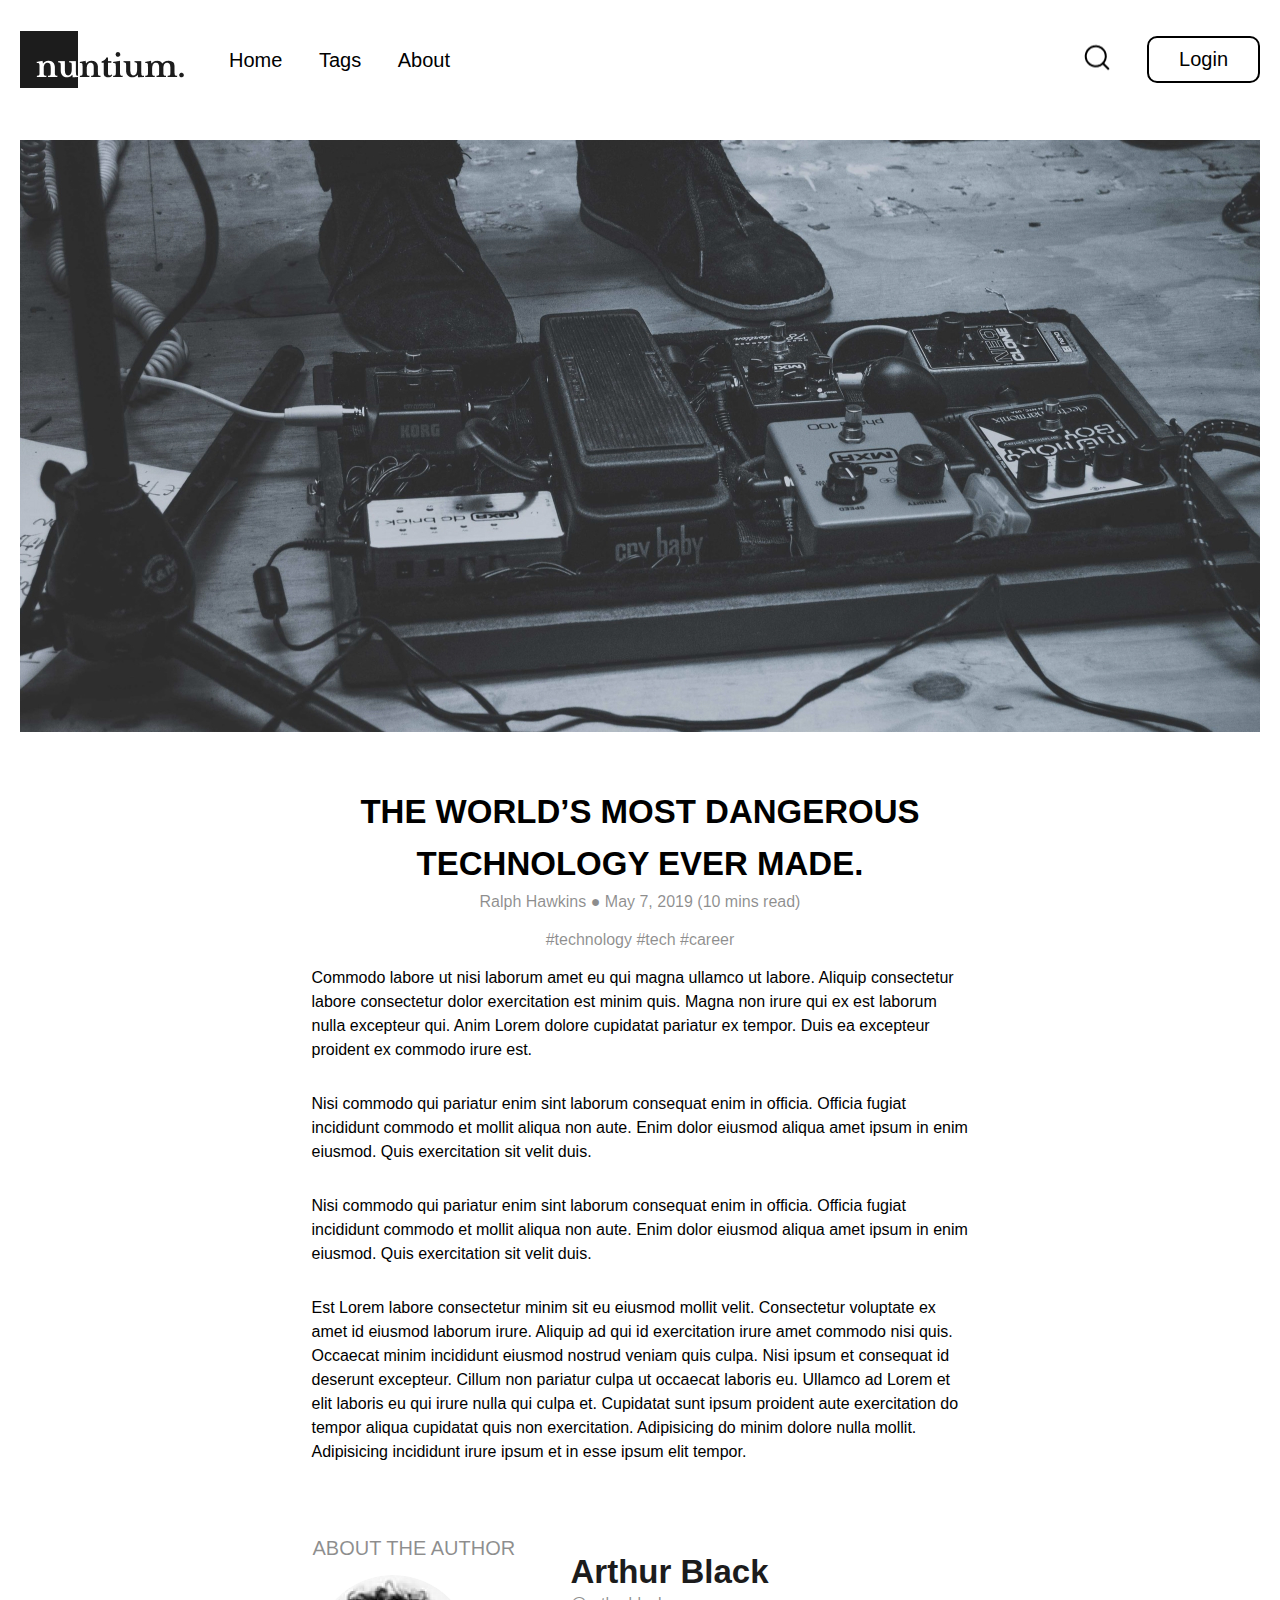
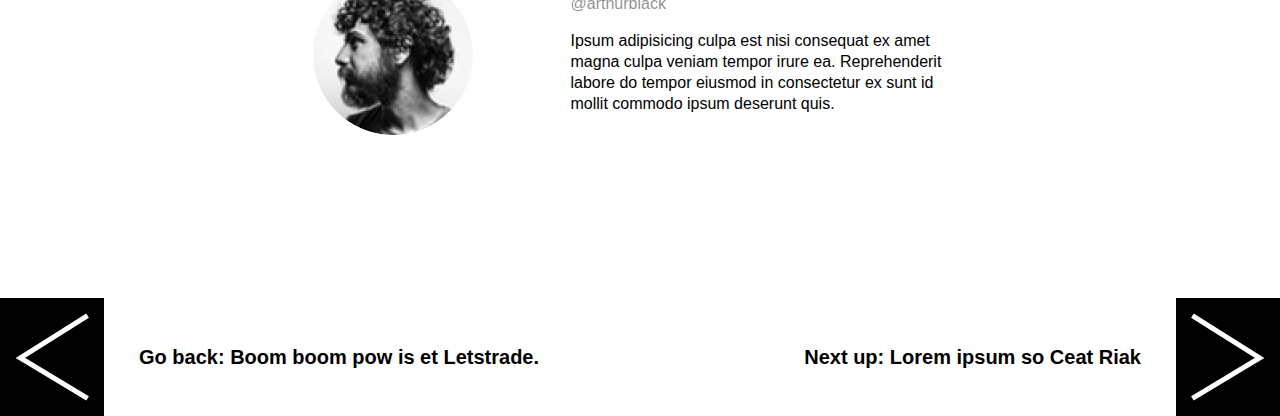
<file: article.html>
<!DOCTYPE html>
<html lang="en">
  <head>
    <meta charset="UTF-8" />
    <meta http-equiv="X-UA-Compatible" content="IE=edge" />
    <meta name="viewport" content="width=device-width, initial-scale=1.0" />
    <link rel="stylesheet" href="styles/normalize.css" />
    <link rel="stylesheet" href="styles/style.css" />
    <title>Article</title>
  </head>
  <body>
    <header class="header">
      <div class="container">
        <div class="header__nav">
          <a href="index.html" class="header__logo">
            <img src="./images/Logo.png" alt="logo" />
          </a>

          <nav class="menu">
            <ul class="menu__list">
              <li class="menu__list-item">
                <a href="index.html" class="menu__list-link menu__list-active"
                  >Home</a
                >
              </li>
              <li class="menu__list-item">
                <a href="tags.html" class="menu__list-link menu__list-active"
                  >Tags</a
                >
              </li>
              <li class="menu__list-item">
                <a href="about.html" class="menu__list-link menu__list-active"
                  >About</a
                >
              </li>
            </ul>
          </nav>

          <div class="button__wrapper" id="buttonWrapper">
            <button
              class="burger__button"
              id="burgerButton"
              aria-label="Main Menu"
            >
              <svg
                width="2em"
                height="2em"
                viewBox="0 0 100 100"
                fill="currentColor"
              >
                <path
                  class="line line1"
                  d="M 20,29.000046 H 80.000231 C 80.000231,29.000046 94.498839,28.817352 94.532987,66.711331 94.543142,77.980673 90.966081,81.670246 85.259173,81.668997 79.552261,81.667751 75.000211,74.999942 75.000211,74.999942 L 25.000021,25.000058"
                />
                <path class="line line2" d="M 20,50 H 80" />
                <path
                  class="line line3"
                  d="M 20,70.999954 H 80.000231 C 80.000231,70.999954 94.498839,71.182648 94.532987,33.288669 94.543142,22.019327 90.966081,18.329754 85.259173,18.331003 79.552261,18.332249 75.000211,25.000058 75.000211,25.000058 L 25.000021,74.999942"
                />
              </svg>
            </button>
          </div>

          <div class="burger__nav-wrapper" id="burgerNavWrapper">
            <nav class="burger__nav">
              <ul class="burger__list">
                <li class="burger__list-item">
                  <a href="index.html" class="burger__list-link">Home</a>
                </li>
                <li class="burger__list-item">
                  <a href="tags.html" class="burger__list-link">Tags</a>
                </li>
                <li class="burger__list-item">
                  <a href="about.html" class="burger__list-link">About</a>
                </li>
              </ul>
            </nav>
            <div class="burger__input">
              <button class="burger__button-login">Login</button>
              <div class="burger__button-wrapper">
                <button class="burger__button-magnifier" id="burgerMagnifier">
                  <img src="./images/search.png" alt="search button" />
                </button>
                <input type="text" class="burger__input2" id="burgerInput" />
              </div>
            </div>
          </div>

          <div class="header__button">
            <div class="header__button-wrapper">
              <input type="text" class="header__input" id="headerInput" />
              <button class="header__button-magnifier" id="magnifier">
                <img src="./images/search.png" alt="search button" />
              </button>
            </div>

            <button class="header__button-login">Login</button>
          </div>
        </div>
      </div>
    </header>
    <section class="article">
      <div class="container">
        <div class="article__wrapper">
          <div class="article__img"></div>
          <div class="article__content">
            <h1 class="article__title title">
              The World’s Most Dangerous Technology Ever Made.
            </h1>
            <div class="article__info info">
              Ralph Hawkins ● May 7, 2019 (10 mins read)
            </div>
            <div class="article__tags info">#technology #tech #career</div>
            <article class="article__text text">
              <p class="article__text-p">
                Commodo labore ut nisi laborum amet eu qui magna ullamco ut
                labore. Aliquip consectetur labore consectetur dolor
                exercitation est minim quis. Magna non irure qui ex est laborum
                nulla excepteur qui. Anim Lorem dolore cupidatat pariatur ex
                tempor. Duis ea excepteur proident ex commodo irure est.
              </p>

              <p class="article__text-p">
                Nisi commodo qui pariatur enim sint laborum consequat enim in
                officia. Officia fugiat incididunt commodo et mollit aliqua non
                aute. Enim dolor eiusmod aliqua amet ipsum in enim eiusmod. Quis
                exercitation sit velit duis.
              </p>

              <p class="article__text-p">
                Nisi commodo qui pariatur enim sint laborum consequat enim in
                officia. Officia fugiat incididunt commodo et mollit aliqua non
                aute. Enim dolor eiusmod aliqua amet ipsum in enim eiusmod. Quis
                exercitation sit velit duis.
              </p>

              <p class="article__text-p">
                Est Lorem labore consectetur minim sit eu eiusmod mollit velit.
                Consectetur voluptate ex amet id eiusmod laborum irure. Aliquip
                ad qui id exercitation irure amet commodo nisi quis. Occaecat
                minim incididunt eiusmod nostrud veniam quis culpa. Nisi ipsum
                et consequat id deserunt excepteur. Cillum non pariatur culpa ut
                occaecat laboris eu. Ullamco ad Lorem et elit laboris eu qui
                irure nulla qui culpa et. Cupidatat sunt ipsum proident aute
                exercitation do tempor aliqua cupidatat quis non exercitation.
                Adipisicing do minim dolore nulla mollit. Adipisicing incididunt
                irure ipsum et in esse ipsum elit tempor.
              </p>
            </article>
          </div>

          <div class="article__author">
            <div class="article__author-column1">
              <div class="article__author-about">ABOUT THE AUTHOR</div>
              <div class="article__author-avatar">
                <img src="./images/author_avatar.jpg" alt="avatar" />
              </div>
            </div>
            <div class="article__author-column2">
              <div class="article__author-name">Arthur Black</div>
              <div class="article__author-info info">@arthurblack</div>
              <div class="article__author-text text">
                Ipsum adipisicing culpa est nisi consequat ex amet magna culpa
                veniam tempor irure ea. Reprehenderit labore do tempor eiusmod
                in consectetur ex sunt id mollit commodo ipsum deserunt quis.
              </div>
            </div>
          </div>
        </div>
      </div>
    </section>
    <section class="arrows">
      <div class="arrows__wrapper">
        <div class="arrows__prev arrow">
          <button class="arrows__button">
            <svg
              width="74"
              height="88"
              viewBox="0 0 74 88"
              fill="none"
              xmlns="http://www.w3.org/2000/svg"
            >
              <path
                d="M72.5999 2.6L5.3999 44.9L72.5999 85.4"
                stroke="white"
                stroke-width="5"
              />
            </svg>
          </button>
        </div>
        <div class="arrows__text arrows__text-prev">
          Go back: Boom boom pow is et Letstrade.
        </div>
      </div>
      <div class="arrows__wrapper">
        <div class="arrows__text arrows__text-next">
          Next up: Lorem ipsum so Ceat Riak
        </div>
        <div class="arrows__next arrow">
          <button class="arrows__button">
            <svg
              width="74"
              height="88"
              viewBox="0 0 74 88"
              fill="none"
              xmlns="http://www.w3.org/2000/svg"
            >
              <path
                d="M1.4001 2.6L68.6001 44.9L1.4001 85.4"
                stroke="white"
                stroke-width="5"
              />
            </svg>
          </button>
        </div>
      </div>
    </section>
    <script src="cross.js"></script>
    <script type="module" src="nav.js"></script>
    <script type="module" src="magnifier.js"></script>
  </body>
</html>
</file>
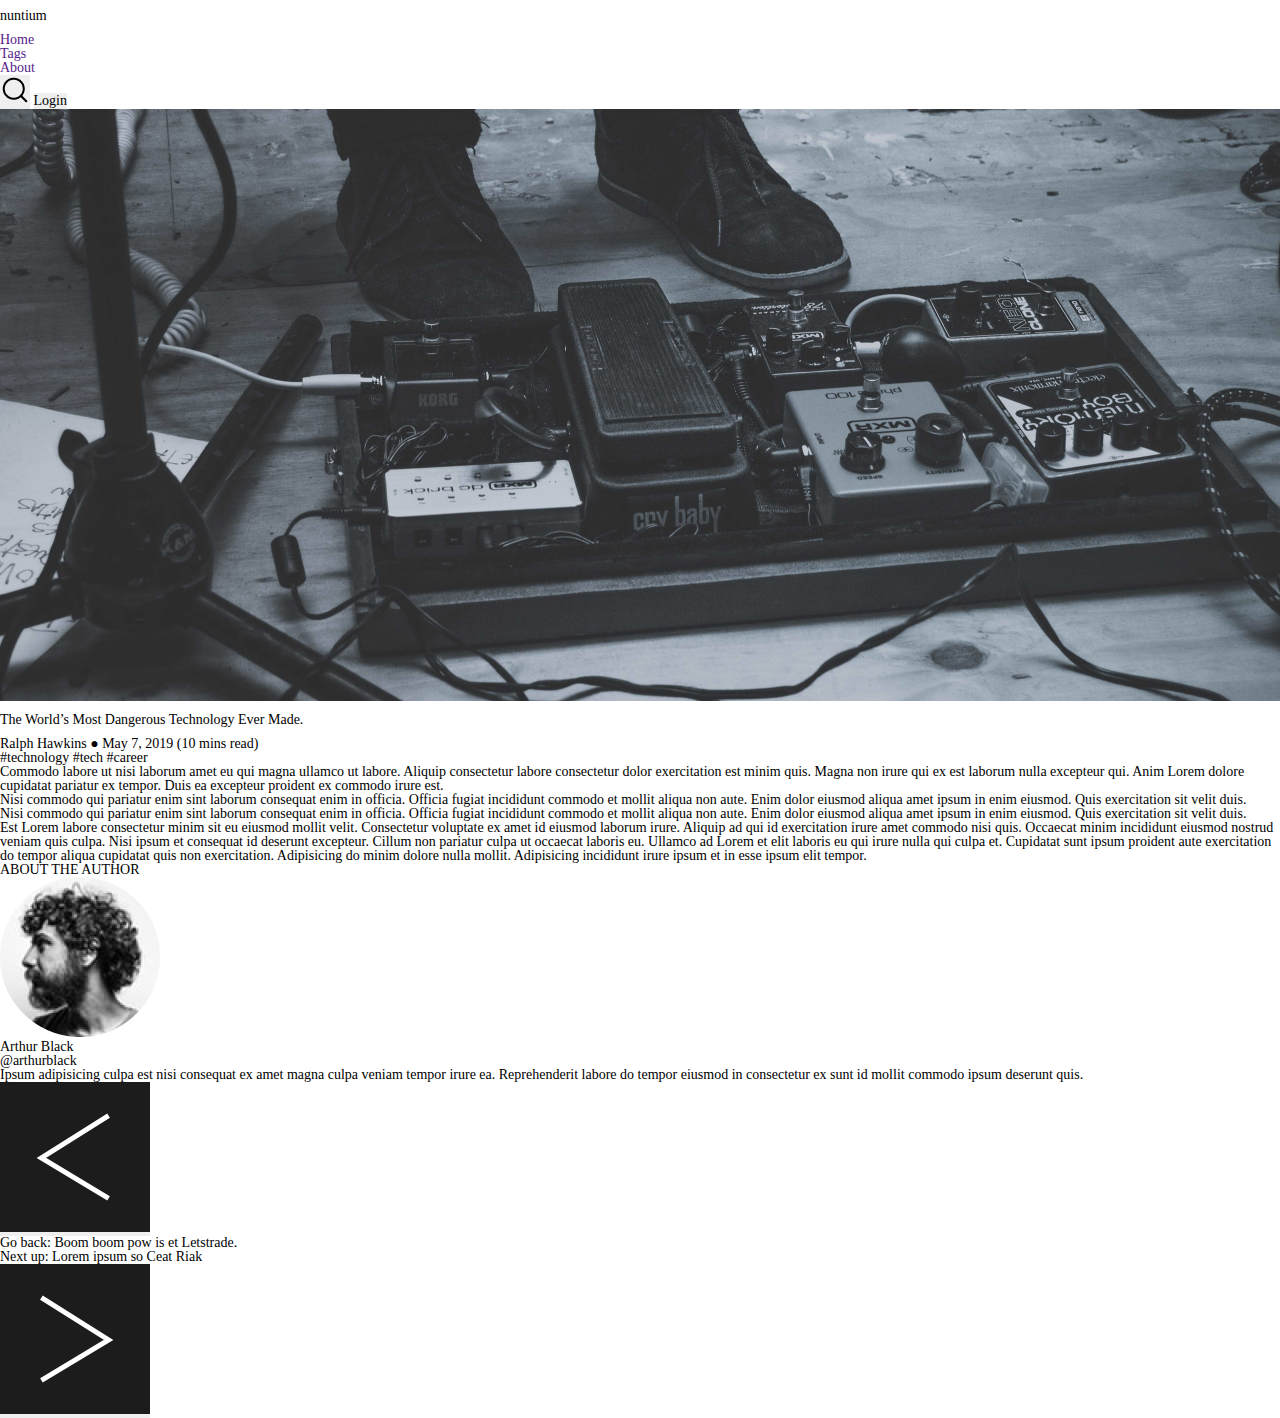
<file: indexArticle.html>
<!DOCTYPE html>
<html lang="en">
  <head>
    <meta charset="UTF-8" />
    <meta http-equiv="X-UA-Compatible" content="IE=edge" />
    <meta name="viewport" content="width=device-width, initial-scale=1.0" />
    <link rel="stylesheet" href="styles/normalize.css" />
    <link rel="stylesheet" href="styles/style.scss" />
    <title>Document</title>
  </head>
  <body>
    <header class="header">
      <div class="container">
        <div class="header__nav">
          <div class="header__nav-wrapper">
            <div class="logo">
              <div class="logo__square"></div>
              <h1 class="logo__name">
                <span class="logo__name-letters">nu</span>ntium
              </h1>
            </div>
            <nav class="menu">
              <ul class="menu__list">
                <li class="menu__list-item">
                  <a href="" class="menu__list-link">Home</a>
                </li>
                <li class="menu__list-item">
                  <a href="" class="menu__list-link">Tags</a>
                </li>
                <li class="menu__list-item">
                  <a href="" class="menu__list-link">About</a>
                </li>
              </ul>
            </nav>
          </div>

          <div class="header__button">
            <button class="header__button-magnifier">
              <img src="../images/search.png" alt="" />
            </button>
            <button class="header__button-login">Login</button>
          </div>
        </div>
      </div>
    </header>
    <section class="article">
      <div class="container">
        <div class="article__img">
          <img src="../images/article_image.jpg" alt="" />
        </div>
        <div class="article__content">
          <h1 class="article__title title">
            The World’s Most Dangerous Technology Ever Made.
          </h1>
          <div class="article__info info">
            Ralph Hawkins ● May 7, 2019 (10 mins read)
          </div>
          <div class="article__tags info">#technology #tech #career</div>
          <article class="article__text text">
            <p class="article__text-p">
              Commodo labore ut nisi laborum amet eu qui magna ullamco ut
              labore. Aliquip consectetur labore consectetur dolor exercitation
              est minim quis. Magna non irure qui ex est laborum nulla excepteur
              qui. Anim Lorem dolore cupidatat pariatur ex tempor. Duis ea
              excepteur proident ex commodo irure est.
            </p>

            <p class="article__text-p">
              Nisi commodo qui pariatur enim sint laborum consequat enim in
              officia. Officia fugiat incididunt commodo et mollit aliqua non
              aute. Enim dolor eiusmod aliqua amet ipsum in enim eiusmod. Quis
              exercitation sit velit duis.
            </p>

            <p class="article__text-p">
              Nisi commodo qui pariatur enim sint laborum consequat enim in
              officia. Officia fugiat incididunt commodo et mollit aliqua non
              aute. Enim dolor eiusmod aliqua amet ipsum in enim eiusmod. Quis
              exercitation sit velit duis.
            </p>

            <p class="article__text-p">
              Est Lorem labore consectetur minim sit eu eiusmod mollit velit.
              Consectetur voluptate ex amet id eiusmod laborum irure. Aliquip ad
              qui id exercitation irure amet commodo nisi quis. Occaecat minim
              incididunt eiusmod nostrud veniam quis culpa. Nisi ipsum et
              consequat id deserunt excepteur. Cillum non pariatur culpa ut
              occaecat laboris eu. Ullamco ad Lorem et elit laboris eu qui irure
              nulla qui culpa et. Cupidatat sunt ipsum proident aute
              exercitation do tempor aliqua cupidatat quis non exercitation.
              Adipisicing do minim dolore nulla mollit. Adipisicing incididunt
              irure ipsum et in esse ipsum elit tempor.
            </p>
          </article>
        </div>
        <div class="article__author">
          <div class="article__author-column1">
            <div class="article__author-about">ABOUT THE AUTHOR</div>
            <div class="article__author-avatar">
              <img src="../images/author_avatar.jpg" alt="" />
            </div>
          </div>
          <div class="article__author-column2">
            <div class="article__author-name">Arthur Black</div>
            <div class="article__author-info info">@arthurblack</div>
            <div class="article__author-text text">
              <p>
                Ipsum adipisicing culpa est nisi consequat ex amet magna culpa
                veniam tempor irure ea. Reprehenderit labore do tempor eiusmod
                in consectetur ex sunt id mollit commodo ipsum deserunt quis.
              </p>
            </div>
          </div>
        </div>
      </div>
    </section>
    <section class="arrows">
      <div class="arrows__wrapper">
        <div class="arrows__prev arrow">
          <button class="arrows__button">
            <svg
              width="150"
              height="150"
              viewBox="0 0 150 150"
              fill="none"
              xmlns="http://www.w3.org/2000/svg"
            >
              <rect width="150" height="150" fill="#1C1C1C" />
              <path
                d="M108.6 33.6L41.3999 75.9L108.6 116.4"
                stroke="white"
                stroke-width="5"
              />
            </svg>
          </button>
        </div>
        <div class="arrows__text arrows__text-prev">
          Go back: Boom boom pow is et Letstrade.
        </div>
      </div>
      <div class="arrows__wrapper">
        <div class="arrows__text arrows__text-next">
          Next up: Lorem ipsum so Ceat Riak
        </div>
        <div class="arrows__next arrow">
          <button class="arrows__button">
            <svg
              width="150"
              height="150"
              viewBox="0 0 150 150"
              fill="none"
              xmlns="http://www.w3.org/2000/svg"
            >
              <rect width="150" height="150" fill="#1C1C1C" />
              <path
                d="M41.4001 33.6L108.6 75.9L41.4001 116.4"
                stroke="white"
                stroke-width="5"
              />
            </svg>
          </button>
        </div>
      </div>
    </section>
  </body>
</html>
</file>
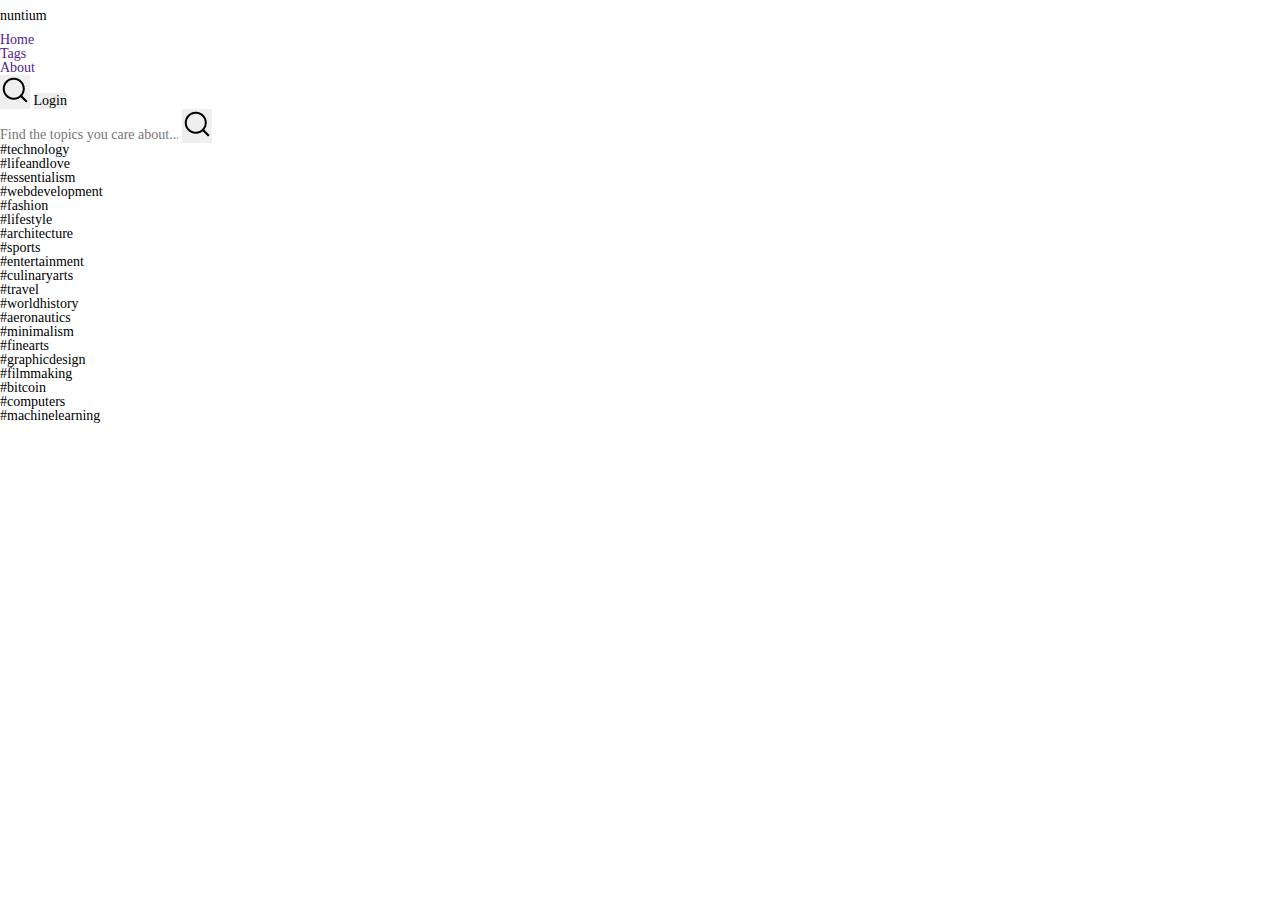
<file: indexTags.html>
<!DOCTYPE html>
<html lang="en">
  <head>
    <meta charset="UTF-8" />
    <meta http-equiv="X-UA-Compatible" content="IE=edge" />
    <meta name="viewport" content="width=device-width, initial-scale=1.0" />
    <title>Document</title>
    <link rel="stylesheet" href="styles/normalize.css" />
    <link rel="stylesheet" href="styles/style.scss" />
  </head>
  <body>
    <header class="header">
      <div class="container">
        <div class="header__nav">
          <div class="header__nav-wrapper">
            <div class="logo">
              <div class="logo__square"></div>
              <h1 class="logo__name">
                <span class="logo__name-letters">nu</span>ntium
              </h1>
            </div>
            <nav class="menu">
              <ul class="menu__list">
                <li class="menu__list-item">
                  <a href="" class="menu__list-link">Home</a>
                </li>
                <li class="menu__list-item">
                  <a href="" class="menu__list-link">Tags</a>
                </li>
                <li class="menu__list-item">
                  <a href="" class="menu__list-link">About</a>
                </li>
              </ul>
            </nav>
          </div>

          <div class="header__button">
            <button class="header__button-magnifier">
              <img src="../images/search.png" alt="" />
            </button>
            <button class="header__button-login">Login</button>
          </div>
        </div>
      </div>
    </header>
    <section class="search">
      <div class="container">
        <div class="search__input-wrapper">
          <input
            class="search__input"
            placeholder="Find the topics you care about..."
          />
          <button class="search__button">
            <img src="../images/search.png" alt="" />
          </button>
        </div>
        <div class="search__tags-wrapper">
          <div class="search__tags">
            <div class="search__tags-rows">
              <p class="search__tags-item">#technology</p>
              <p class="search__tags-item">#lifeandlove</p>
              <p class="search__tags-item">#essentialism</p>
              <p class="search__tags-item">#webdevelopment</p>
              <p class="search__tags-item">#fashion</p>
              <p class="search__tags-item">#lifestyle</p>
            </div>
            <div class="search__tags-rows">
              <p class="search__tags-item">#architecture</p>
              <p class="search__tags-item">#sports</p>
              <p class="search__tags-item">#entertainment</p>
              <p class="search__tags-item">#culinaryarts</p>
              <p class="search__tags-item">#travel</p>
              <p class="search__tags-item">#worldhistory</p>
              <p class="search__tags-item">#aeronautics</p>
            </div>
            <div class="search__tags-rows">
              <p class="search__tags-item">#minimalism</p>
              <p class="search__tags-item">#finearts</p>
              <p class="search__tags-item">#graphicdesign</p>
              <p class="search__tags-item">#filmmaking</p>
              <p class="search__tags-item">#bitcoin</p>
              <p class="search__tags-item">#computers</p>
              <p class="search__tags-item">#machinelearning</p>
            </div>
          </div>
        </div>
      </div>
    </section>
  </body>
</html>
</file>
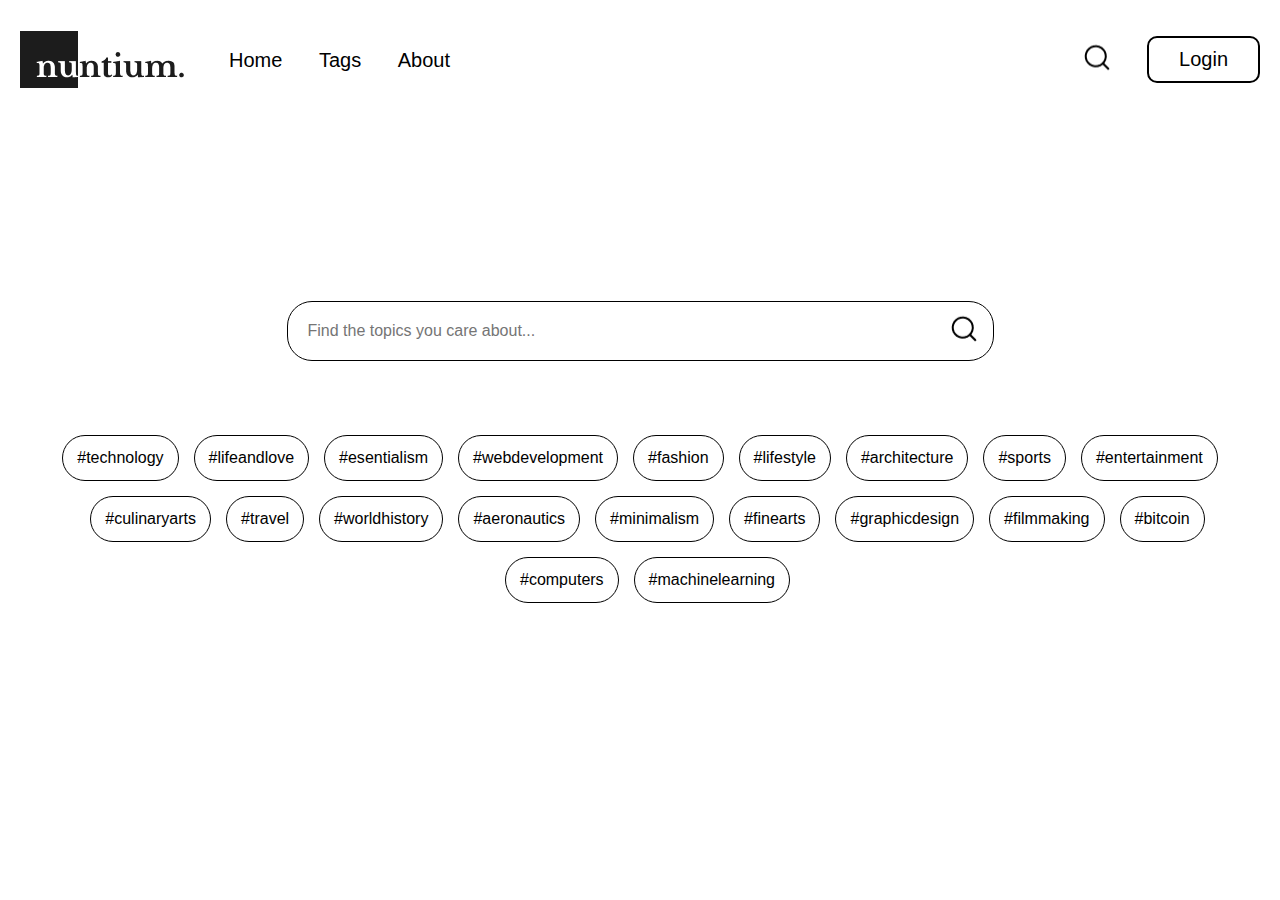
<file: tags.html>
<!DOCTYPE html>
<html lang="en">
  <head>
    <meta charset="UTF-8" />
    <meta http-equiv="X-UA-Compatible" content="IE=edge" />
    <meta name="viewport" content="width=device-width, initial-scale=1.0" />
    <title>Tags</title>
    <link rel="stylesheet" href="styles/normalize.css" />
    <link rel="stylesheet" href="styles/style.css" />
  </head>
  <body>
    <header class="header">
      <div class="container">
        <div class="header__nav">
          <a href="index.html" class="header__logo">
            <img src="./images/Logo.png" alt="logo" />
          </a>

          <nav class="menu">
            <ul class="menu__list">
              <li class="menu__list-item">
                <a href="index.html" class="menu__list-link menu__list-active"
                  >Home</a
                >
              </li>
              <li class="menu__list-item">
                <a href="tags.html" class="menu__list-link menu__list-active"
                  >Tags</a
                >
              </li>
              <li class="menu__list-item">
                <a href="about.html" class="menu__list-link menu__list-active"
                  >About</a
                >
              </li>
            </ul>
          </nav>

          <div class="button__wrapper" id="buttonWrapper">
            <button
              class="burger__button"
              id="burgerButton"
              aria-label="Main Menu"
            >
              <svg
                width="2em"
                height="2em"
                viewBox="0 0 100 100"
                fill="currentColor"
              >
                <path
                  class="line line1"
                  d="M 20,29.000046 H 80.000231 C 80.000231,29.000046 94.498839,28.817352 94.532987,66.711331 94.543142,77.980673 90.966081,81.670246 85.259173,81.668997 79.552261,81.667751 75.000211,74.999942 75.000211,74.999942 L 25.000021,25.000058"
                />
                <path class="line line2" d="M 20,50 H 80" />
                <path
                  class="line line3"
                  d="M 20,70.999954 H 80.000231 C 80.000231,70.999954 94.498839,71.182648 94.532987,33.288669 94.543142,22.019327 90.966081,18.329754 85.259173,18.331003 79.552261,18.332249 75.000211,25.000058 75.000211,25.000058 L 25.000021,74.999942"
                />
              </svg>
            </button>
          </div>

          <div class="burger__nav-wrapper" id="burgerNavWrapper">
            <nav class="burger__nav">
              <ul class="burger__list">
                <li class="burger__list-item">
                  <a href="index.html" class="burger__list-link">Home</a>
                </li>
                <li class="burger__list-item">
                  <a href="tags.html" class="burger__list-link">Tags</a>
                </li>
                <li class="burger__list-item">
                  <a href="about.html" class="burger__list-link">About</a>
                </li>
              </ul>
            </nav>
            <div class="burger__input">
              <button class="burger__button-login">Login</button>
              <div class="burger__button-wrapper">
                <button class="burger__button-magnifier" id="burgerMagnifier">
                  <img src="./images/search.png" alt="search button" />
                </button>
                <input type="text" class="burger__input2" id="burgerInput" />
              </div>
            </div>
          </div>

          <div class="header__button">
            <div class="header__button-wrapper">
              <input type="text" class="header__input" id="headerInput" />
              <button class="header__button-magnifier" id="magnifier">
                <img src="./images/search.png" alt="search button" />
              </button>
            </div>

            <button class="header__button-login">Login</button>
          </div>
        </div>
      </div>
    </header>
    <section class="search">
      <div class="container">
        <div class="search__wrapper">
          <div class="search__input-wrapper">
            <input
              id="searchInput"
              class="search__input"
              placeholder="Find the topics you care about..."
            />
            <button class="search__button">
              <img src="./images/search.png" alt="search button" />
            </button>
          </div>
          <div class="search__tags-wrapper">
            <ul class="search__tags">
              <li class="search__tags-item">#technology</li>
              <li class="search__tags-item">#lifeandlove</li>
              <li class="search__tags-item">#essentialism</li>
              <li class="search__tags-item">#webdevelopment</li>
              <li class="search__tags-item">#fashion</li>
              <li class="search__tags-item">#lifestyle</li>
              <li class="search__tags-item">#architecture</li>
              <li class="search__tags-item">#sports</li>
              <li class="search__tags-item">#entertainment</li>
              <li class="search__tags-item">#culinaryarts</li>
              <li class="search__tags-item">#travel</li>
              <li class="search__tags-item">#worldhistory</li>
              <li class="search__tags-item">#aeronautics</li>
              <li class="search__tags-item">#minimalism</li>
              <li class="search__tags-item">#finearts</li>
              <li class="search__tags-item">#graphicdesign</li>
              <li class="search__tags-item">#filmmaking</li>
              <li class="search__tags-item">#bitcoin</li>
              <li class="search__tags-item">#computers</li>
              <li class="search__tags-item">#machinelearning</li>
            </ul>
          </div>
        </div>
      </div>
    </section>
    <script src="cross.js"></script>
    <script type="module" src="nav.js"></script>
    <script type="module" src="magnifier.js"></script>
    <script src="tags.js"></script>
  </body>
</html>
</file>
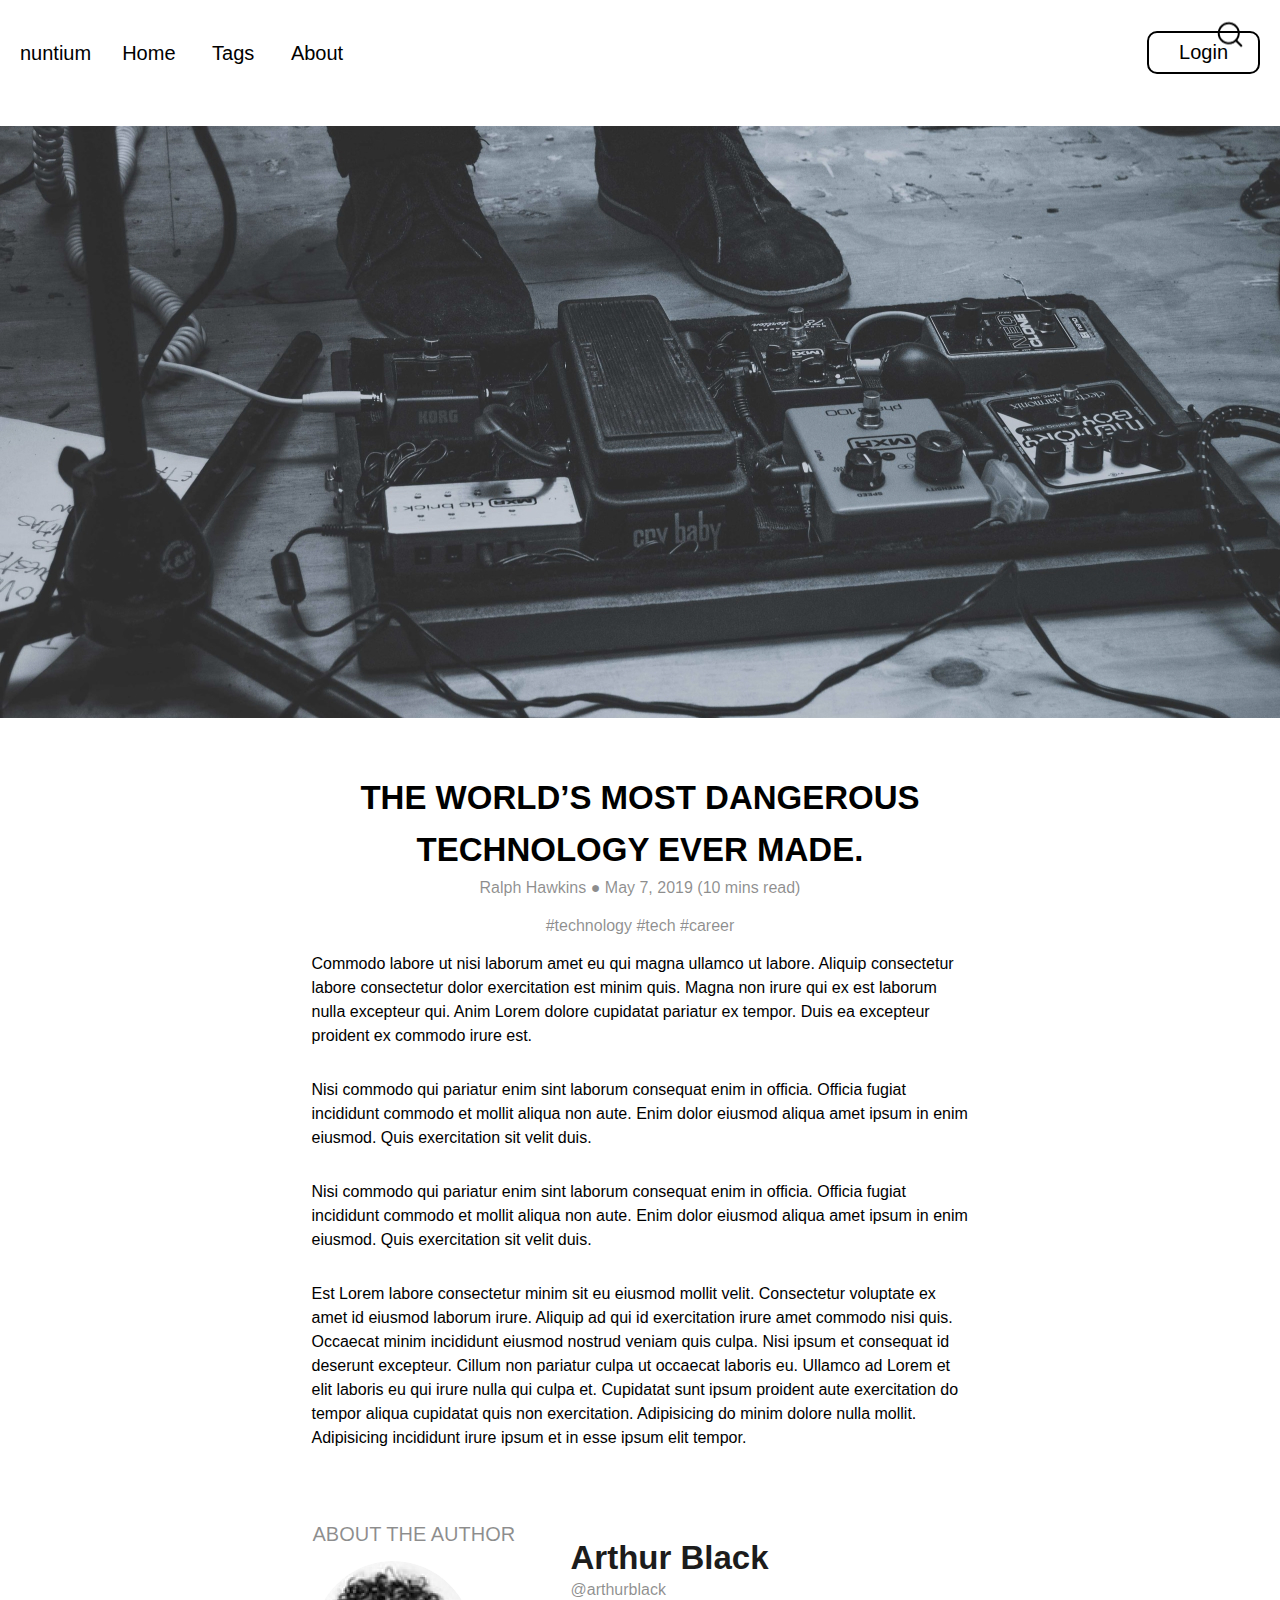
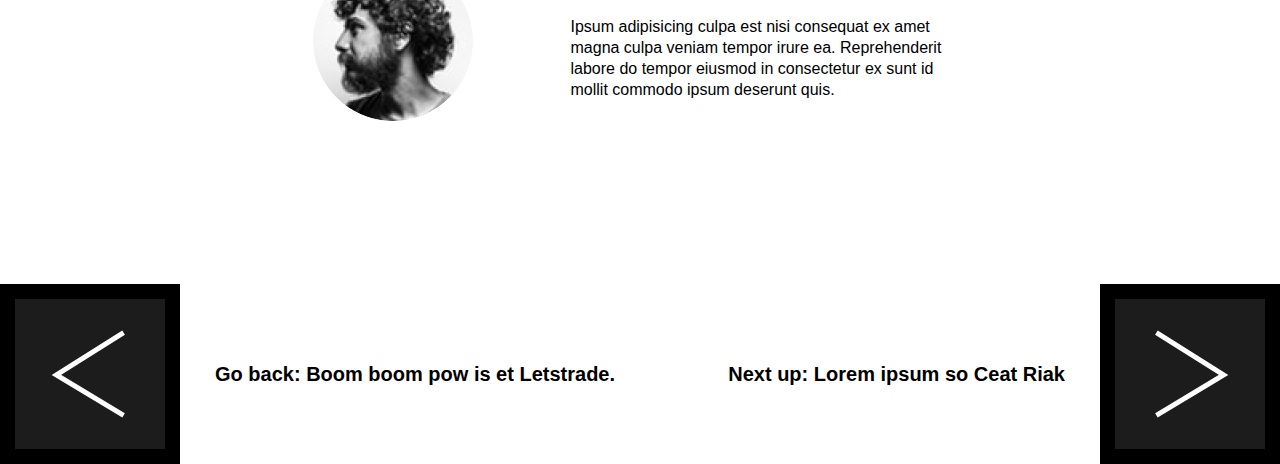
<file: html/indexArticle.html>
<!DOCTYPE html>
<html lang="en">
  <head>
    <meta charset="UTF-8" />
    <meta http-equiv="X-UA-Compatible" content="IE=edge" />
    <meta name="viewport" content="width=device-width, initial-scale=1.0" />
    <link rel="stylesheet" href="../styles/normalize.css" />
    <link rel="stylesheet" href="../styles/style.css" />
    <title>Document</title>
  </head>
  <body>
    <header class="header">
      <div class="container">
        <div class="header__nav">
          <div class="header__nav-wrapper">
            <div class="logo">
              <div class="logo__square"></div>
              <h1 class="logo__name">
                <span class="logo__name-letters">nu</span>ntium
              </h1>
            </div>
            <nav class="menu">
              <ul class="menu__list">
                <li class="menu__list-item">
                  <a href="" class="menu__list-link">Home</a>
                </li>
                <li class="menu__list-item">
                  <a href="" class="menu__list-link">Tags</a>
                </li>
                <li class="menu__list-item">
                  <a href="" class="menu__list-link">About</a>
                </li>
              </ul>
            </nav>
          </div>

          <div class="header__button">
            <button class="header__button-magnifier">
              <img src="../images/search.png" alt="" />
            </button>
            <button class="header__button-login">Login</button>
          </div>
        </div>
      </div>
    </header>
    <section class="article">
      <div class="container">
        <div class="article__img">
          <img src="../images/article_image.jpg" alt="" />
        </div>
        <div class="article__content">
          <h1 class="article__title title">
            The World’s Most Dangerous Technology Ever Made.
          </h1>
          <div class="article__info info">
            Ralph Hawkins ● May 7, 2019 (10 mins read)
          </div>
          <div class="article__tags info">#technology #tech #career</div>
          <article class="article__text text">
            <p class="article__text-p">
              Commodo labore ut nisi laborum amet eu qui magna ullamco ut
              labore. Aliquip consectetur labore consectetur dolor exercitation
              est minim quis. Magna non irure qui ex est laborum nulla excepteur
              qui. Anim Lorem dolore cupidatat pariatur ex tempor. Duis ea
              excepteur proident ex commodo irure est.
            </p>

            <p class="article__text-p">
              Nisi commodo qui pariatur enim sint laborum consequat enim in
              officia. Officia fugiat incididunt commodo et mollit aliqua non
              aute. Enim dolor eiusmod aliqua amet ipsum in enim eiusmod. Quis
              exercitation sit velit duis.
            </p>

            <p class="article__text-p">
              Nisi commodo qui pariatur enim sint laborum consequat enim in
              officia. Officia fugiat incididunt commodo et mollit aliqua non
              aute. Enim dolor eiusmod aliqua amet ipsum in enim eiusmod. Quis
              exercitation sit velit duis.
            </p>

            <p class="article__text-p">
              Est Lorem labore consectetur minim sit eu eiusmod mollit velit.
              Consectetur voluptate ex amet id eiusmod laborum irure. Aliquip ad
              qui id exercitation irure amet commodo nisi quis. Occaecat minim
              incididunt eiusmod nostrud veniam quis culpa. Nisi ipsum et
              consequat id deserunt excepteur. Cillum non pariatur culpa ut
              occaecat laboris eu. Ullamco ad Lorem et elit laboris eu qui irure
              nulla qui culpa et. Cupidatat sunt ipsum proident aute
              exercitation do tempor aliqua cupidatat quis non exercitation.
              Adipisicing do minim dolore nulla mollit. Adipisicing incididunt
              irure ipsum et in esse ipsum elit tempor.
            </p>
          </article>
        </div>
        <div class="article__author">
          <div class="article__author-column1">
            <div class="article__author-about">ABOUT THE AUTHOR</div>
            <div class="article__author-avatar">
              <img src="../images/author_avatar.jpg" alt="" />
            </div>
          </div>
          <div class="article__author-column2">
            <div class="article__author-name">Arthur Black</div>
            <div class="article__author-info info">@arthurblack</div>
            <div class="article__author-text text">
              <p>
                Ipsum adipisicing culpa est nisi consequat ex amet magna culpa
                veniam tempor irure ea. Reprehenderit labore do tempor eiusmod
                in consectetur ex sunt id mollit commodo ipsum deserunt quis.
              </p>
            </div>
          </div>
        </div>
      </div>
    </section>
    <section class="arrows">
      <div class="arrows__wrapper">
        <div class="arrows__prev arrow">
          <button class="arrows__button">
            <svg
              width="150"
              height="150"
              viewBox="0 0 150 150"
              fill="none"
              xmlns="http://www.w3.org/2000/svg"
            >
              <rect width="150" height="150" fill="#1C1C1C" />
              <path
                d="M108.6 33.6L41.3999 75.9L108.6 116.4"
                stroke="white"
                stroke-width="5"
              />
            </svg>
          </button>
        </div>
        <div class="arrows__text arrows__text-prev">
          Go back: Boom boom pow is et Letstrade.
        </div>
      </div>
      <div class="arrows__wrapper">
        <div class="arrows__text arrows__text-next">
          Next up: Lorem ipsum so Ceat Riak
        </div>
        <div class="arrows__next arrow">
          <button class="arrows__button">
            <svg
              width="150"
              height="150"
              viewBox="0 0 150 150"
              fill="none"
              xmlns="http://www.w3.org/2000/svg"
            >
              <rect width="150" height="150" fill="#1C1C1C" />
              <path
                d="M41.4001 33.6L108.6 75.9L41.4001 116.4"
                stroke="white"
                stroke-width="5"
              />
            </svg>
          </button>
        </div>
      </div>
    </section>
  </body>
</html>
</file>
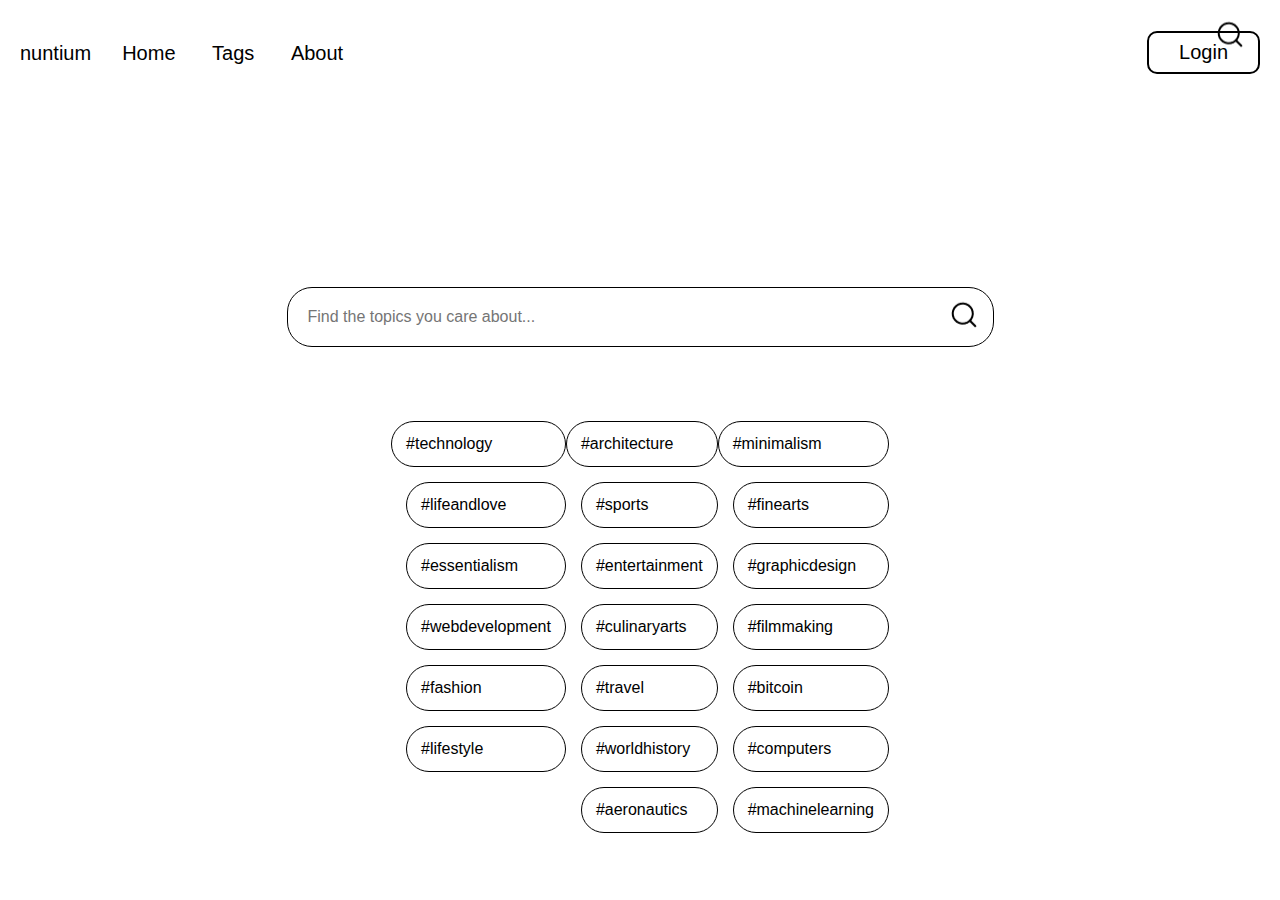
<file: html/indexTags.html>
<!DOCTYPE html>
<html lang="en">
  <head>
    <meta charset="UTF-8" />
    <meta http-equiv="X-UA-Compatible" content="IE=edge" />
    <meta name="viewport" content="width=device-width, initial-scale=1.0" />
    <title>Document</title>
    <link rel="stylesheet" href="../styles/normalize.css" />
    <link rel="stylesheet" href="../styles/style.css" />
  </head>
  <body>
    <header class="header">
      <div class="container">
        <div class="header__nav">
          <div class="header__nav-wrapper">
            <div class="logo">
              <div class="logo__square"></div>
              <h1 class="logo__name">
                <span class="logo__name-letters">nu</span>ntium
              </h1>
            </div>
            <nav class="menu">
              <ul class="menu__list">
                <li class="menu__list-item">
                  <a href="" class="menu__list-link">Home</a>
                </li>
                <li class="menu__list-item">
                  <a href="" class="menu__list-link">Tags</a>
                </li>
                <li class="menu__list-item">
                  <a href="" class="menu__list-link">About</a>
                </li>
              </ul>
            </nav>
          </div>

          <div class="header__button">
            <button class="header__button-magnifier">
              <img src="../images/search.png" alt="" />
            </button>
            <button class="header__button-login">Login</button>
          </div>
        </div>
      </div>
    </header>
    <section class="search">
      <div class="container">
        <div class="search__input-wrapper">
          <input
            class="search__input"
            placeholder="Find the topics you care about..."
          />
          <button class="search__button">
            <img src="../images/search.png" alt="" />
          </button>
        </div>
        <div class="search__tags-wrapper">
          <div class="search__tags">
            <div class="search__tags-rows">
              <p class="search__tags-item">#technology</p>
              <p class="search__tags-item">#lifeandlove</p>
              <p class="search__tags-item">#essentialism</p>
              <p class="search__tags-item">#webdevelopment</p>
              <p class="search__tags-item">#fashion</p>
              <p class="search__tags-item">#lifestyle</p>
            </div>
            <div class="search__tags-rows">
              <p class="search__tags-item">#architecture</p>
              <p class="search__tags-item">#sports</p>
              <p class="search__tags-item">#entertainment</p>
              <p class="search__tags-item">#culinaryarts</p>
              <p class="search__tags-item">#travel</p>
              <p class="search__tags-item">#worldhistory</p>
              <p class="search__tags-item">#aeronautics</p>
            </div>
            <div class="search__tags-rows">
              <p class="search__tags-item">#minimalism</p>
              <p class="search__tags-item">#finearts</p>
              <p class="search__tags-item">#graphicdesign</p>
              <p class="search__tags-item">#filmmaking</p>
              <p class="search__tags-item">#bitcoin</p>
              <p class="search__tags-item">#computers</p>
              <p class="search__tags-item">#machinelearning</p>
            </div>
          </div>
        </div>
      </div>
    </section>
  </body>
</html>
</file>
<file: styles/style.css>
.arrows__text, .article__author-name, .title, .menu__list-link:active {
  font-family: "LibreBaskerville-Bold", sans-serif;
  font-weight: 700;
}

.connection__question, .reason__one, .about_article_title, .company__slogan, .header__nav {
  font-family: "LibreBaskerville-Regular", sans-serif;
  font-weight: 400;
}

.name, .editor__name {
  font-family: "OpenSans-Bold", sans-serif;
  font-weight: 700;
}

body {
  font-family: "OpenSans-Regular", sans-serif;
  font-weight: 400;
}

@font-face {
  font-family: "LibreBaskerville-Bold", sans-serif;
  src: url("../fonts/LibreBaskerville-Bold.ttf") format("ttf"), url("../fonts/LibreBaskerville-Bold.ttf") format("ttf");
  font-weight: 700;
  font-style: normal;
  font-display: swap;
}
@font-face {
  font-family: "LibreBaskerville-Regular", sans-serif;
  src: url("../fonts/LibreBaskerville-Regular.ttf") format("ttf"), url("../fonts/LibreBaskerville-Regular.ttf") format("ttf");
  font-weight: 400;
  font-style: normal;
  font-display: swap;
}
@font-face {
  font-family: "OpenSans-Bold", sans-serif;
  src: url("../fonts/OpenSans-Bold.ttf") format("ttf"), url("../fonts/OpenSans-Bold.ttf") format("ttf");
  font-weight: 700;
  font-style: normal;
  font-display: swap;
}
@font-face {
  font-family: "OpenSans-Regular", sans-serif;
  src: url("../fonts/OpenSans-Regular.ttf") format("ttf"), url("../fonts/OpenSans-Regular.ttf") format("ttf");
  font-weight: 400;
  font-style: normal;
  font-display: swap;
}
html {
  box-sizing: border-box;
  scroll-behavior: smooth;
}

*,
*::before,
*::after {
  box-sizing: inherit;
}

a {
  color: inherit;
}

ul,
li {
  margin: 0;
  padding: 0;
}

h1,
h2,
h3,
h4,
h5,
h6 {
  margin: 0;
}

body {
  font-size: 16px;
  line-height: 24px;
}

.container {
  width: 1316px;
  margin: 0 auto;
  max-width: 100%;
}

.header {
  padding-top: 31px;
  position: sticky;
  z-index: 10;
}
.header__logo {
  line-height: 0;
}
.header__input {
  border: 2px solid transparent;
  border-radius: 10px;
  padding: 10px;
  margin-right: 20px;
  width: 0;
  transition: width 0.5s, border-color 0.5s;
}
.header__nav {
  display: flex;
  justify-content: space-between;
  align-items: center;
  font-size: 20px;
}
.header__nav-wrapper {
  display: flex;
  align-items: center;
}
.header__button {
  display: flex;
  margin-left: auto;
}
.header__button-wrapper {
  position: relative;
}
.header__button-magnifier {
  position: absolute;
  top: 50%;
  right: 35px;
  transform: translateY(-50%);
  background-color: transparent;
}
.header__button-login {
  background-color: transparent;
  border: solid #000 2px;
  border-radius: 10px;
  padding: 8px 30px;
}

.show__input {
  width: 363px !important;
  border-color: #1c1c1c !important;
}

.menu {
  margin-left: 31px;
}
.menu__list-item {
  font-size: 20px;
  display: inline-block;
}
.menu__list-item + .menu__list-item {
  margin-left: 31px;
}
.pretitle {
  font-size: 20px;
  line-height: 27px;
  color: rgba(28, 28, 28, 0.5);
  text-transform: uppercase;
}

.title {
  font-size: 33px;
  line-height: 41px;
  margin-bottom: 12px;
  text-transform: uppercase;
}

.info {
  color: rgba(28, 28, 28, 0.5);
  margin-bottom: 14px;
}

.text {
  line-height: 24px;
}

.top {
  margin-top: 43px;
  margin-bottom: 68px;
}
.top__wrapper {
  position: relative;
}
.top__background {
  background-image: url("../images/article_image.jpg");
  height: 592px;
}
.top__article {
  background-color: #fff;
  position: absolute;
  top: 0;
  left: 45px;
  max-width: 509px;
  padding: 80px 40px;
}

.editor {
  display: flex;
  margin-bottom: 75px;
}
.editor__name {
  margin-bottom: 68px;
  text-align: center;
  font-size: 42px;
  line-height: 57px;
  position: relative;
}
.editor__name::after {
  content: "";
  background-color: black;
  height: 5px;
  display: block;
  width: 190px;
  left: 50%;
  transform: translate(-50%, -50%);
  top: 64px;
  position: absolute;
}
.editor__article {
  display: flex;
  justify-content: center;
}
.editor__article + .editor__article {
  margin-top: 63px;
}
.editor__image {
  max-width: 100%;
  max-height: 298px;
}
.editor__article-image {
  margin-right: 55px;
  line-height: 0;
}
.editor__article-title {
  max-width: 430px;
}
.editor__article-text {
  max-width: 430px;
}

.middle {
  margin-bottom: 104px;
}
.middle__article {
  background-color: #fff;
  padding: 96px 40px;
  max-width: 509px;
  position: absolute;
  top: 50%;
  right: 45px;
  transform: translateY(-50%);
}
.middle__wrapper {
  position: relative;
}
.middle__background {
  background-image: url("/images/interior_mage.jpg");
  height: 592px;
}

.articles {
  padding-bottom: 70px;
}
.articles__title {
  max-width: 538px;
}
.articles__tags-column {
  margin-top: 25px;
}
.articles__tags-column div + div {
  margin-top: 25px;
}
.articles__wrapper {
  display: flex;
  justify-content: space-between;
}
.articles__article {
  display: flex;
}
.articles__article + .articles__article {
  margin-top: 66px;
}
.articles__img {
  margin-right: 37px;
  line-height: 0;
}
.articles__text {
  width: 538px;
}
.articles__tags-specific + .articles__tags-specific {
  margin-top: 25px;
}
.articles__content {
  width: 812px;
}

.name {
  font-size: 20px;
}

.burger__menu {
  display: none;
}

.burger__button {
  background-color: transparent;
  border: none;
  cursor: pointer;
  display: flex;
}

.line {
  fill: none;
  stroke: black;
  stroke-width: 6;
  transition: stroke-dasharray 600ms cubic-bezier(0.4, 0, 0.2, 1), stroke-dashoffset 600ms cubic-bezier(0.4, 0, 0.2, 1);
}

.line1 {
  stroke-dasharray: 60 207;
  stroke-width: 6;
}

.line2 {
  stroke-dasharray: 60 60;
  stroke-width: 6;
}

.line3 {
  stroke-dasharray: 60 207;
  stroke-width: 6;
}

.opened .line1 {
  stroke-dasharray: 90 207;
  stroke-dashoffset: -134;
  stroke-width: 6;
}

.opened .line2 {
  stroke-dasharray: 1 60;
  stroke-dashoffset: -30;
  stroke-width: 6;
}

.opened .line3 {
  stroke-dasharray: 90 207;
  stroke-dashoffset: -134;
  stroke-width: 6;
}

.show__nav {
  transform: translateY(0) !important;
}

.burger__nav {
  padding: 20px;
}
.burger__nav-wrapper {
  position: fixed;
  transform: translateY(-150%);
  transition: all 0.5s;
  top: 130px;
  min-height: 100vh;
  width: 100%;
  background-color: #fff;
  color: #000;
}
.burger__input {
  padding: 0 20px 20px 20px;
}
.burger__button {
  display: none;
}
.burger__button-wrapper {
  position: relative;
  margin-top: 20px;
}
.burger__button-login {
  background-color: #fff;
  border: solid #000 2px;
  border-radius: 10px;
  padding: 8px 30px;
}
.burger__button-magnifier {
  position: absolute;
  top: 50%;
  left: 5px;
  transform: translateY(-50%);
  background-color: transparent;
  border-radius: 10px;
}
.burger__input2 {
  text-align: end;
  border: 2px solid transparent;
  border-radius: 10px;
  padding: 10px;
  margin-right: 20px;
  transition: width 0.5s, border-color 0.5s;
  width: 0;
}

.show {
  display: block;
}

.search {
  margin-top: 213px;
  display: flex;
  flex-direction: column;
  justify-content: center;
}
.search__input {
  width: 707px;
  border: solid #000 1px;
  border-radius: 25px;
  padding: 20px;
}
.search__input-wrapper {
  position: relative;
  text-align: center;
  margin: 0 auto;
  max-width: 707px;
}
.search__button {
  position: absolute;
  top: 50%;
  right: 0;
  transform: translate(-50%, -50%);
  background-color: transparent;
}
.search__tags-wrapper {
  margin: 59px 0;
}
.search__tags {
  display: flex;
  flex-wrap: wrap;
  justify-content: center;
}
.search__tags-item {
  border: 1px solid #000;
  border-radius: 50px;
  padding: 10px 14px;
  margin-top: 15px;
}
.search__tags-item + .search__tags-item {
  margin-left: 15px;
}

.hide {
  display: none;
}

.company {
  margin-top: 234px;
  margin-bottom: 196px;
}
.company__name {
  line-height: 0;
}
.company__wrapper {
  display: flex;
  flex-direction: column;
  align-items: center;
}
.company__slogan {
  text-align: center;
  font-size: 20px;
  line-height: 30px;
  max-width: 370px;
  margin: 30px auto;
}

.about__wrapper {
  margin-bottom: 226px;
  background-color: #1c1c1c;
  margin-bottom: 226px;
  color: #fff;
  position: relative;
  z-index: -5;
}
.about__firstArticle {
  padding: 146px 86px 0 96px;
  display: flex;
}
.about__firstArticle::after {
  content: "";
  height: 1016px;
  background-color: #fff;
  width: 8px;
  right: 200px;
  top: 0;
  position: absolute;
  z-index: -1;
}
.about__firstArticle-content {
  margin-top: 26px;
}
.about__firstArticle-title {
  text-transform: uppercase;
  width: 444px;
}
.about__firstArticle-text {
  width: 436px;
}
.about__firstArticle-image {
  margin-left: 50px;
}
.about__firstArticle-image img {
  max-width: 100%;
  max-height: 419px;
}
.about__secondArticle {
  display: flex;
  flex-direction: column-reverse;
  margin: -95px 361px 0px 327px;
}
.about__secondArticle-content {
  margin-left: 30px;
}
.about__secondArticle-title {
  text-transform: uppercase;
  width: 400px;
}
.about__secondArticle-text {
  width: 524px;
}
.about__secondArticle-image img {
  max-width: 100%;
  max-height: 391px;
}
.about__thirdArticle {
  margin-top: 202px;
  flex-direction: column;
}
.about__thirdArticle::before {
  content: "";
  background-color: #fff;
  position: absolute;
  height: 1452px;
  width: 8px;
  left: 221px;
  bottom: 0;
  z-index: -4;
  border-radius: 0px;
}
.about__thirdArticle-content {
  margin: 0 398px 76px 298px;
}
.about__thirdArticle-title {
  text-transform: uppercase;
  width: 612px;
}
.about__thirdArticle-text {
  width: 566px;
}
.about__thirdArticle-image {
  display: flex;
  justify-content: end;
}
.about__thirdArticle-image img + img {
  margin-left: 20px;
}
.about__thirdArticle-image img {
  max-width: 100%;
  max-height: 350px;
}
.about__thirdArticle-image img:last-child {
  width: 270px;
}

.about_article {
  display: flex;
}

.about_article_title {
  font-size: 42px;
  line-height: 52px;
  margin-bottom: 31px;
}

.reason {
  margin-bottom: 237px;
  display: flex;
  flex-direction: column;
  text-align: center;
}
.reason__one {
  font-size: 42px;
  line-height: 52px;
  margin: 0 auto 35px auto;
  width: 427px;
}
.reason__two {
  width: 434px;
  margin: 0 auto;
}

.connection__wrapper {
  background-color: #1c1c1c;
  color: #fff;
  display: flex;
  text-align: center;
  flex-direction: column;
}
.connection__question {
  padding-top: 119px;
  font-size: 33px;
  line-height: 40px;
  width: 331px;
  margin: 0 auto 17px auto;
}
.connection__text {
  width: 332px;
  margin: 0 auto;
}
.connection__socials {
  display: flex;
  justify-content: center;
  margin-top: 28px;
  margin-bottom: 150px;
}
.connection__socials a {
  line-height: 0;
}
.connection__socials a + a {
  margin-left: 15px;
}

.article {
  margin-top: 52px;
}
.article__img {
  background-image: url("/images/article_image.jpg");
  background-position: center;
  height: 592px;
}
.article__content {
  text-align: center;
  margin: 0 auto;
  max-width: 657px;
}
.article__title {
  margin: 54px auto 0 auto;
  line-height: 52px;
}
.article__text {
  margin: 0 auto;
  text-align: left;
  line-height: 24px;
}
.article__text-p + .article__text-p {
  margin-top: 30px;
}
.article__author {
  display: flex;
  margin: 72px auto 0 auto;
  width: 655px;
}
.article__author-avatar {
  line-height: 0;
}
.article__author-avatar img {
  border-radius: 50%;
}
.article__author-column1 {
  margin-right: 37px;
}
.article__author-about {
  color: rgba(28, 28, 28, 0.5);
  font-size: 20px;
  width: 221px;
  margin-bottom: 15px;
}
.article__author-name {
  padding-top: 15px;
  line-height: 41px;
  font-size: 33px;
  color: #1c1c1c;
}
.article__author-text {
  line-height: 21px;
}

.arrows {
  display: flex;
  justify-content: space-between;
  margin-top: 163px;
}
.arrows__wrapper {
  display: flex;
  align-items: center;
}
.arrows__button {
  line-height: 0;
  background-color: #000;
  padding: 15px;
  text-align: center;
}
.arrows__text {
  font-size: 20px;
}
.arrows__text-prev {
  margin-left: 35px;
}
.arrows__text-next {
  margin-right: 35px;
}

.arrow {
  line-height: 0;
}

@media (max-width: 1350px) {
  .header__nav {
    margin: 0 20px;
  }
  .top__wrapper {
    margin: 0 20px;
  }
  .middle__wrapper {
    margin: 0 20px;
  }
  .articles__wrapper {
    margin: 0 20px;
  }
  .search__wrapper {
    margin: 0 20px;
  }
  .about__firstArticle-text, .about__secondArticle-text, .about__thirdArticle-text {
    width: auto;
    text-align: center;
  }
  .about__firstArticle-title, .about__secondArticle-title, .about__thirdArticle-title {
    width: auto;
    text-align: center;
  }
  .about__article {
    display: flex;
    align-items: center;
  }
  .about__wrapper {
    margin: 0 20px 226px;
    padding: 20px 0;
  }
  .about__firstArticle {
    padding: 0;
    flex-direction: column;
    margin: 20px;
  }
  .about__firstArticle-content {
    margin-right: 10px;
  }
  .about__firstArticle-image {
    margin-top: 32px;
    margin-left: 0;
  }
  .about__firstArticle::after {
    display: none;
  }
  .about__secondArticle {
    margin: 20px;
    flex-direction: column;
  }
  .about__secondArticle-content {
    margin-left: 0;
  }
  .about__secondArticle-image {
    margin-top: 20px;
  }
  .about__thirdArticle {
    margin: 20px;
  }
  .about__thirdArticle::before {
    display: none;
  }
  .about__thirdArticle-content {
    margin: 20px;
    text-align: center;
  }
  .about__thirdArticle-title {
    width: auto;
  }
  .article__wrapper {
    margin: 0 20px;
  }
  .article__title {
    width: auto;
  }
  .connection__wrapper {
    padding: 0 20px;
  }
  .reason__wrapper {
    margin: 0 30px;
  }
}
@media (max-width: 1200px) {
  .articles__tags {
    margin-top: 60px;
    text-align: center;
  }
  .articles__wrapper {
    display: block;
  }
  .arrows__text {
    display: none;
  }
}
@media (max-width: 1100px) {
  .about__thirdArticle-image img + img {
    display: none;
  }
}
@media (max-width: 970px) {
  .editor__article {
    display: block;
    margin: 0 17px;
    text-align: center;
  }
  .editor__article-content {
    margin-top: 30px;
    display: flex;
    flex-direction: column;
    align-items: center;
  }
  .editor__article-image {
    margin-right: 0;
  }
  .search {
    margin-top: 50px;
  }
  .search__tags {
    flex-direction: row;
  }
  .search__tags-rows {
    flex-direction: column;
  }
  .search__tags-rows + .search__tags-rows {
    margin-left: 20px;
  }
  .search__tags-item + .search__tags-item {
    margin-top: 20px;
  }
  .search__tags-wrapper {
    padding-top: 0;
  }
  .header__input {
    width: 200px !important;
  }
}
@media (max-width: 830px) {
  .articles__article {
    display: block;
    text-align: center;
  }
  .articles__img {
    margin-right: 0;
  }
  .articles__title {
    margin: 0 auto;
  }
  .articles__content {
    width: auto;
    margin-top: 20px;
  }
  .articles__text {
    width: auto;
  }
  .search__input {
    width: 437px;
  }
  .search__input-wrapper {
    max-width: 437px;
  }
  .header__input {
    width: 100px !important;
  }
}
@media (max-width: 702px) {
  .header__button {
    display: none;
  }
  .menu__list {
    display: none;
  }
  .burger__button {
    display: block;
  }
  .article__text {
    width: auto;
  }
  .article__author {
    flex-direction: column;
    text-align: center;
    align-items: center;
    width: auto;
  }
  .article__author-column1 {
    margin-right: 0;
  }
}
@media (max-width: 600px) {
  .top__background {
    display: none;
  }
  .top__wrapper {
    border: 2px solid #000;
    padding: 15px;
  }
  .top__article {
    position: static;
    padding: 0;
    text-align: center;
  }
  .top__article-text {
    font-size: 24px;
    line-height: 40px;
  }
  .search__tags {
    flex-direction: column;
    align-items: center;
  }
  .search__tags-rows + .search__tags-rows {
    margin-left: 0;
  }
  .search__tags-wrapper {
    margin-top: 20px;
  }
  .search__tags-item {
    text-align: center;
    width: 100%;
  }
  .search__tags-item + .search__tags-item {
    margin: 20px 0 0 0;
  }
  .search__wrapper {
    margin-bottom: 20px;
  }
  .middle__background {
    display: none;
  }
  .middle__wrapper {
    border: 2px solid #000;
    padding: 15px;
  }
  .middle__article {
    position: static;
    transform: none;
    padding: 0;
    text-align: center;
  }
  .middle__article-text {
    font-size: 24px;
    line-height: 40px;
  }
}
@media (max-width: 500px) {
  .reason__one {
    font-size: 32px;
    width: auto;
  }
  .reason__two {
    width: auto;
  }
  .search__input {
    width: 300px;
  }
  .search__input-wrapper {
    width: 300px;
  }
  .burger__input2 {
    width: 200px !important;
  }
}
@media (max-width: 400px) {
  .company__wrapper {
    margin: 0 20px;
  }
  .about__firstArticle-title, .about__secondArticle-title, .about__thirdArticle-title {
    width: auto;
    font-size: 24px;
    line-height: 30px;
  }
  .connection__question {
    width: auto;
  }
  .connection__text {
    width: auto;
  }
  .burger__input2 {
    width: 200px;
  }
  .search__input {
    width: 290px;
  }
}
@media (max-width: 320px) {
  .editor__article-content {
    margin-top: 70px;
  }
}/*# sourceMappingURL=style.css.map */
</file>
